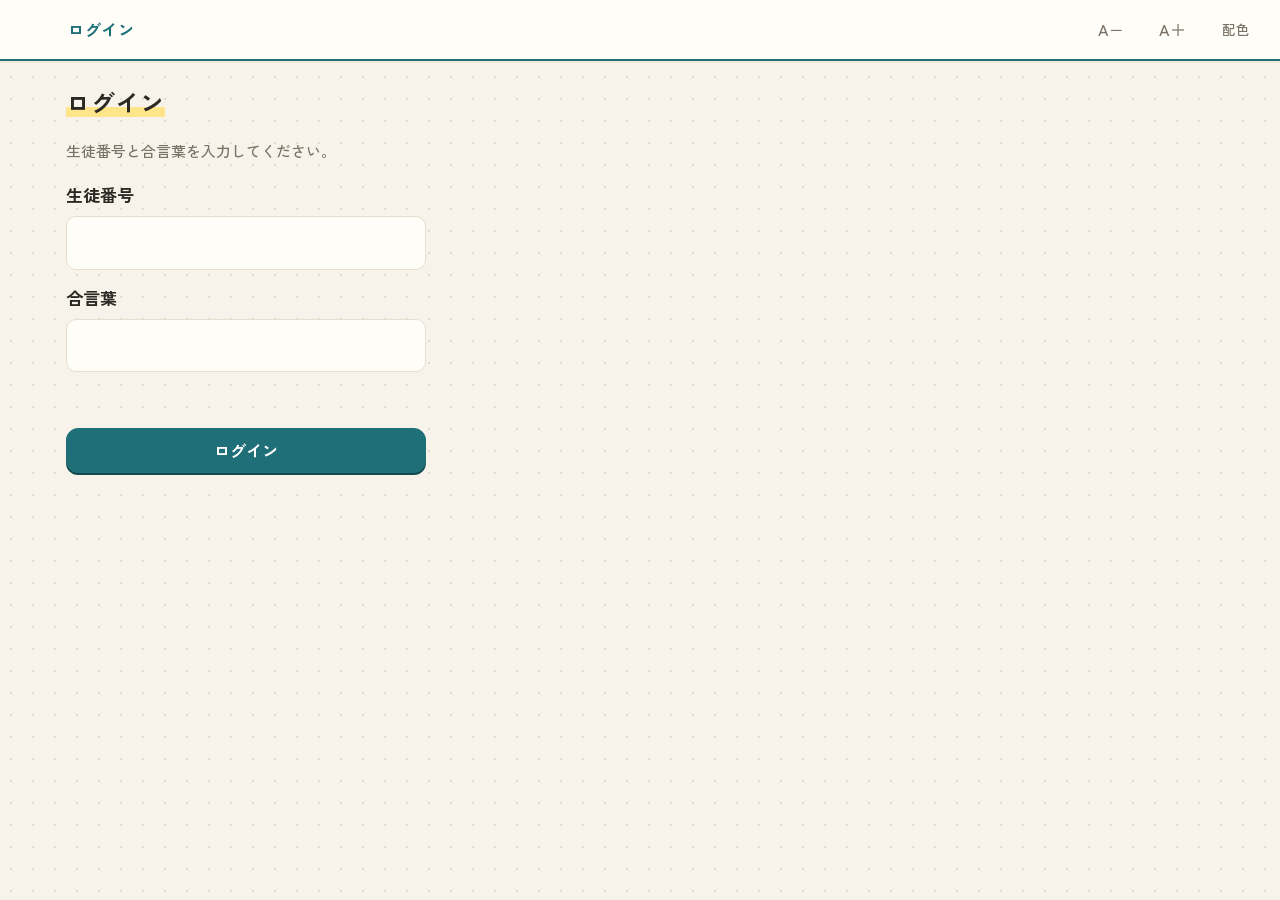
<file: index.html>
<!doctype html>
<html lang="ja">
<head>
<meta charset="utf-8">
<meta name="viewport" content="width=device-width,initial-scale=1">
<title>大阪府公立高校入試 英語</title>
<link rel="stylesheet" href="style.css">
</head>
<body>
<header class="top">
  <button class="ghost" id="backBtn" aria-label="戻る">←</button>
  <div class="title" id="topTitle">大阪府公立高校入試 英語</div>
  <button class="ghost" id="fontDown" aria-label="文字を小さく">A−</button>
  <button class="ghost" id="fontUp" aria-label="文字を大きく">A＋</button>
  <button class="ghost" id="themeBtn" aria-label="配色の切り替え" style="font-size:.8rem">配色</button>
</header>
<main id="app"></main>
<script src="config.js"></script>
<script src="sync.js"></script>
<script src="data/data.js"></script>
<script src="app.js"></script>
</body>
</html>
</file>
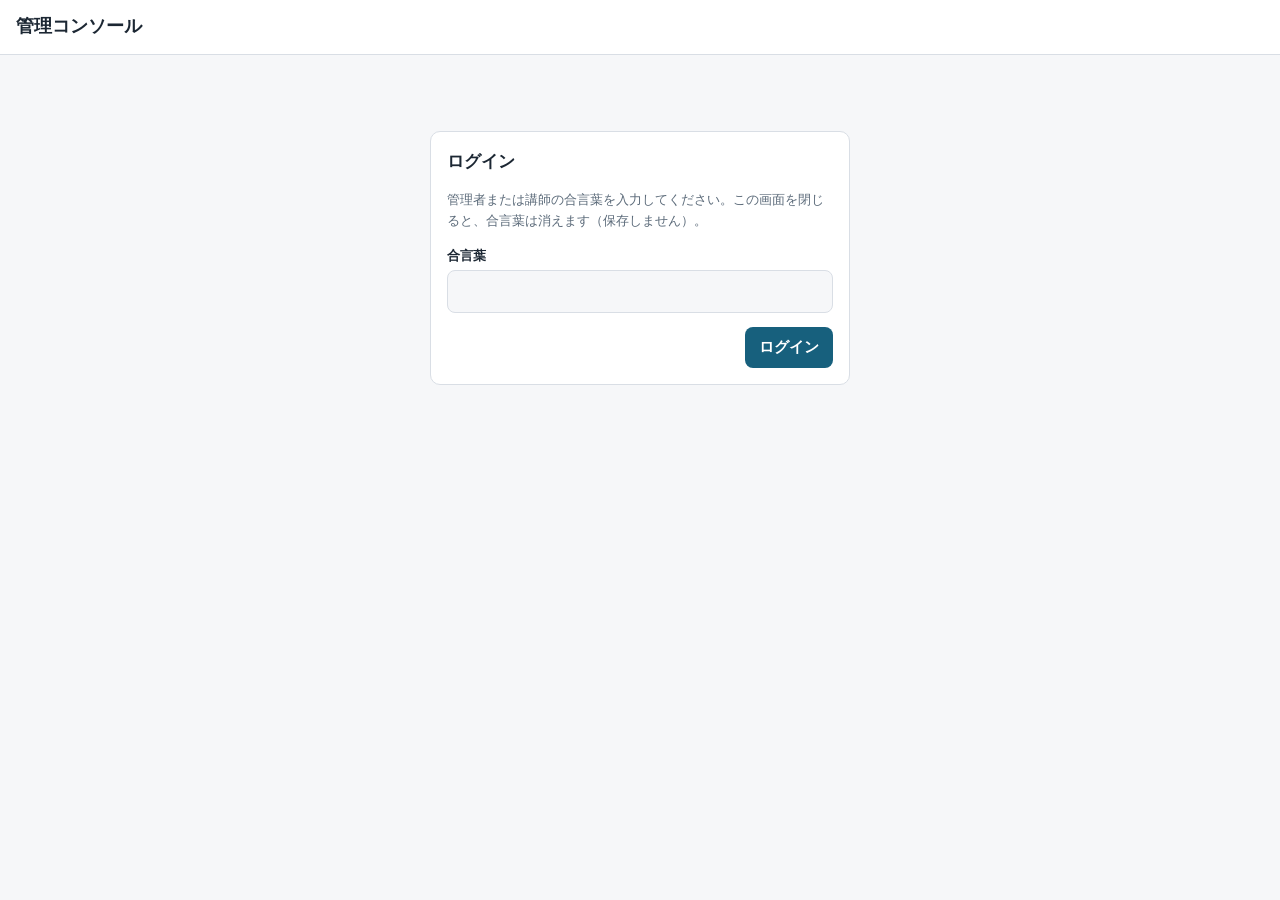
<file: admin.html>
<!doctype html>
<html lang="ja"><head><meta charset="utf-8"><meta name="viewport" content="width=device-width,initial-scale=1">
<meta name="robots" content="noindex">
<title>管理コンソール</title>
<style>
:root{--bg:#f6f7f9;--panel:#fff;--fg:#1c2733;--muted:#5c6b7a;--line:#d9dee5;--ac:#17607d;--acf:#fff;--ok:#2c7a57;--okb:#dcf1e6;--ng:#b0392e;--ngb:#f8dedb;--wn:#8a5a00;--wnb:#fbefd2}
@media (prefers-color-scheme:dark){:root{--bg:#12181f;--panel:#1b242e;--fg:#e6ebf0;--muted:#9aa8b6;--line:#2e3a47;--ac:#6cc0dd;--acf:#10212a;--ok:#6fcf9f;--okb:#1b3a2c;--ng:#f08a80;--ngb:#47201c;--wn:#e8c06a;--wnb:#3b3015}}
*{box-sizing:border-box}
body{margin:0;background:var(--bg);color:var(--fg);font:15px/1.65 "Hiragino Sans","Yu Gothic",sans-serif}
header{display:flex;align-items:center;gap:12px;flex-wrap:wrap;padding:12px 16px;background:var(--panel);border-bottom:1px solid var(--line)}
header h1{font-size:18px;margin:0;flex:1}
main{max-width:1080px;margin:0 auto;padding:16px 16px 80px}
.box{background:var(--panel);border:1px solid var(--line);border-radius:10px;padding:16px;margin-bottom:16px}
h2{font-size:17px;margin:0 0 10px}
.m{color:var(--muted);font-size:13px}
label{display:block;font-weight:700;font-size:13px;margin:12px 0 4px}
input,select,textarea{font:inherit;padding:8px 10px;border:1px solid var(--line);border-radius:8px;background:var(--bg);color:var(--fg);max-width:100%}
input[type=text],input[type=password],textarea{width:100%}
textarea{min-height:150px;font-family:ui-monospace,Consolas,monospace;font-size:13.5px}
button{font:inherit;font-weight:700;padding:8px 14px;border:0;border-radius:8px;background:var(--ac);color:var(--acf);cursor:pointer}
button.s{background:transparent;color:var(--fg);border:1px solid var(--line)}
button.d{background:var(--ng);color:#fff}
button.sm{padding:3px 9px;font-size:12.5px;font-weight:600}
button:disabled{opacity:.5;cursor:default}
nav{display:flex;gap:6px;flex-wrap:wrap;margin-bottom:14px}
nav button{background:transparent;color:var(--fg);border:1px solid var(--line)}
nav button.on{background:var(--ac);color:var(--acf);border-color:var(--ac)}
.bar{display:flex;gap:8px;flex-wrap:wrap;align-items:center;margin-bottom:10px}
.tw{overflow-x:auto}
table{width:100%;border-collapse:collapse;font-size:14px}
th,td{border-bottom:1px solid var(--line);padding:6px 8px;text-align:left;vertical-align:middle;white-space:nowrap}
th{font-size:12.5px;color:var(--muted)}
td.w{white-space:normal}
.tag{display:inline-block;padding:1px 8px;border-radius:99px;font-size:12px;font-weight:700}
.t-ok{background:var(--okb);color:var(--ok)}.t-ng{background:var(--ngb);color:var(--ng)}.t-wn{background:var(--wnb);color:var(--wn)}
.msg{margin:10px 0;padding:8px 12px;border-radius:8px;font-size:14px}
.msg.ok{background:var(--okb);color:var(--ok)}.msg.ng{background:var(--ngb);color:var(--ng)}
dialog{border:1px solid var(--line);border-radius:12px;background:var(--panel);color:var(--fg);max-width:440px;width:calc(100% - 32px);padding:20px}
dialog.wide{max-width:780px}
dialog::backdrop{background:rgba(0,0,0,.45)}
.big{font:700 30px/1.3 ui-monospace,Consolas,monospace;letter-spacing:.12em;text-align:center;padding:12px;margin:12px 0;background:var(--bg);border-radius:8px;word-break:break-all}
.row{display:flex;gap:8px;flex-wrap:wrap;justify-content:flex-end;margin-top:14px}
.hide{display:none!important}
#login{max-width:420px;margin:60px auto}
.bar2{display:flex;gap:8px;flex-wrap:wrap;align-items:end;margin-bottom:10px}.bar2 label{margin:0}
.rate{font-weight:700}.lo{color:var(--ng)}.mid{color:var(--wn)}.hi{color:var(--ok)}
@media print{header,nav,.noprint{display:none!important}}
</style></head><body>
<header><h1>管理コンソール</h1><span class="m" id="who"></span><button class="s sm hide" id="out">ログアウト</button></header>
<main>
<section id="login" class="box">
  <h2>ログイン</h2>
  <p class="m">管理者または講師の合言葉を入力してください。この画面を閉じると、合言葉は消えます（保存しません）。</p>
  <label for="sec">合言葉</label><input id="sec" type="password" autocomplete="off">
  <div class="row"><button id="go">ログイン</button></div>
  <div id="lmsg"></div>
</section>

<section id="app" class="hide">
  <div id="bkBanner" class="hide" style="background:var(--ngb);color:var(--ng);border:1px solid var(--ng);border-radius:10px;padding:10px 14px;margin-bottom:12px;font-weight:700"></div>
  <nav id="tabs"></nav>

  <div id="p-students" class="box">
    <h2>生徒</h2>
    <div class="bar">
      <select id="fc"></select><select id="fg"><option value="">全学年</option><option>中1</option><option>中2</option><option>中3</option><option>卒業</option></select>
      <select id="fs"><option value="">すべての状態</option><option value="active">有効</option><option value="inactive">無効</option><option value="locked">ロック中</option></select>
      <input id="fq" type="text" placeholder="番号・氏名で検索" style="width:200px">
      <button class="s sm" id="reload">更新</button><span class="m" id="cnt"></span>
    </div>
    <div id="smsg"></div>
    <div class="tw"><table><thead><tr><th>番号</th><th>氏名</th><th>校舎</th><th>学年</th><th>状態</th><th>最終ログイン</th><th>操作</th></tr></thead><tbody id="stb"></tbody></table></div>
  </div>

  <div id="p-add" class="box hide">
    <h2>生徒の一括登録</h2>
    <p class="m">1行に1人。「番号,氏名」または「番号,氏名,合言葉」の形です（区切りは , か タブ）。表計算ソフトからそのまま貼れます。合言葉を省くと、4桁の数字を自動で作ります。</p>
    <p class="m">番号は、校舎(1桁)＋学年番号(2桁)＋連番(3桁)の6桁です。今年度の学年番号は <b id="cohorts"></b> です。例：<code id="ex1"></code>（住道加納校・中1の1番）</p>
    <textarea id="addta" placeholder=""></textarea>
    <div class="row"><button class="s" id="prev">内容を確認</button></div>
    <div id="addprev"></div>
    <div id="addres"></div>
  </div>

  <div id="p-staff" class="box hide">
    <h2>講師用の合言葉</h2>
    <p class="m">校舎ごとに発行します。講師は、この画面にその合言葉でログインすると、自校舎の生徒だけを見られ、合言葉の再発行とロック解除ができます。発行した合言葉は、その場で一度しか表示されません。</p>
    <div class="bar"><select id="sc"></select><input id="sl" type="text" placeholder="メモ（例：山田先生）" style="width:220px"><button id="issue">発行する</button></div>
    <div id="stmsg"></div>
    <div class="tw"><table><thead><tr><th>ID</th><th>校舎</th><th>メモ</th><th>状態</th><th>発行日</th><th></th></tr></thead><tbody id="sttb"></tbody></table></div>
  </div>


  <div id="p-report" class="box hide">
    <h2>学習状況</h2>
    <p class="m">正答率は「設問ごとの最初の解答」だけで数えます（やり直して正解にした分は含みません）。苦手な文法は、3問以上解いて正答率が70%未満のものを、低い順に最大3つ出します。</p>
    <div class="bar"><select id="rc"></select><select id="rg"><option value="">全学年</option><option value="1">中1</option><option value="2">中2</option><option value="3">中3</option></select>
      <label style="margin:0;font-weight:400"><input type="checkbox" id="rinact"> 7日以上、学習していない</label>
      <input id="rq" type="text" placeholder="番号・氏名で検索" style="width:180px"><button class="s sm" id="rreload">更新</button><button class="s sm" id="rcamp">この条件の文法別まとめ</button><span class="m" id="rcnt"></span></div>
    <div id="rmsg"></div>
    <div class="tw"><table><thead><tr><th>番号</th><th>氏名</th><th>校舎</th><th>学年</th><th>最終の学習</th><th>7日の解答</th><th>解いた設問</th><th>正答率</th><th>苦手な文法</th><th></th></tr></thead><tbody id="rtb"></tbody></table></div>
  </div>

  <div id="p-lock" class="box hide">
    <h2>ロック</h2>
    <p class="m">指定した校舎・試験・大問を、期間のあいだ、学習アプリで開けなくし、解答を記録しません（サーバーの時刻で判定）。問題の中身を隠すものではありません。</p>
    <div id="lockform">
      <div class="bar2">
        <label>校舎<br><select id="lc"></select></label>
        <label>試験<br><select id="le"></select></label>
        <label>大問<br><select id="ls"></select></label>
        <label>開始<br><input type="datetime-local" id="lst"></label>
        <label>終了<br><input type="datetime-local" id="len"></label>
        <label>メモ<br><input type="text" id="lnote" maxlength="60" style="width:180px"></label>
        <button id="lsave">ロックする</button>
      </div>
    </div>
    <div id="lmsg2"></div>
    <div class="tw"><table><thead><tr><th>ID</th><th>対象</th><th>期間</th><th>状態</th><th>メモ</th><th></th></tr></thead><tbody id="lktb"></tbody></table></div>
  </div>

  <div id="p-cdata" class="box hide">
    <h2>授業用の問題データ</h2>
    <p class="m">授業モードで出せる問題を、サーバーに登録します。問題文・選択肢と、正答・別解・解説を、サーバーの中で別々に持ちます（正答は、正解を公開するまで生徒の端末に渡りません）。問題データを更新したときも、もう一度押してください。</p>
    <div class="bar"><button id="cimport">授業用の問題を登録・更新する</button><button class="s sm" id="cstats">登録数を確認</button></div>
    <div id="cmsg"></div>
  </div>

  <div id="p-log" class="box hide">
    <h2>操作ログ</h2>
    <div class="bar"><button class="s sm" id="logreload">更新</button><span class="m">新しい順に最大200件</span></div>
    <div class="tw"><table><thead><tr><th>日時</th><th>権限</th><th>校舎</th><th>操作</th><th>対象</th></tr></thead><tbody id="ltb"></tbody></table></div>
  </div>

  <div id="p-exp" class="box hide">
    <h2>書き出し（バックアップ）</h2>
    <p class="m">無料プランは自動バックアップがないため、月に1回（月末の週）の保存をおすすめします。CSVで保存します。合言葉やトークンは含まれません。</p>
    <div class="bar"><button id="expall">まとめて保存（すべてのCSV）</button><span class="m" id="bkLast"></span></div>
    <p class="m">「まとめて保存」を押すと、複数のCSVが続けてダウンロードされます。ブラウザに「複数のファイルのダウンロード」の確認が出たら、許可してください。保存した日は記録され、月末のお知らせが消えます。</p>
    <details><summary class="m">1つずつ保存する</summary><div class="bar" id="expbtns"></div></details>
    <div id="expmsg"></div>
  </div>
</section>
</main>

<dialog id="dlg"><div id="dbody"></div><div class="row" id="dbtn"></div></dialog>

<script src="data/data.js"></script>
<script>
/* 接続設定（公開用キーのみ。config.js と同じ値） */
window.OSAKA_CONFIG = { apiUrl: "https://dhzdygqopmnjbggfyxmd.supabase.co/functions/v1/clever-api", apiKey: "sb_publishable_knhDKrqz3P33aPT8curHsA_qTbVhyjU" };
</script>
<script>
const CFG=window.OSAKA_CONFIG||{};
const CAMPUS={1:"住道加納校",2:"鴻池駅前校",3:"鶴見徳庵校",4:"都島中通校",5:"寝屋川音羽校",6:"大東三箇校",7:"野崎駅前校",8:"阿倍野校"};
const ERR={forbidden:"この操作はできません（合言葉の違い、または一時的なロックの可能性があります）",not_found:"対象が見つかりません",bad_student:"番号か氏名の形式が正しくありません",bad_size:"件数が多すぎます（500人まで）",bad_campus:"校舎が正しくありません",save_failed:"保存に失敗しました",server_error:"サーバーでエラーが起きました",invalid_json:"送信内容が正しくありません",failed:"取得に失敗しました",bad_lock:"対象の指定が正しくありません",bad_question:"問題データの形が正しくありません",bad_period:"期間が正しくありません（終了は開始より後に）"};
const $=id=>document.getElementById(id);
let SEC="",ROLE="",MY_CAMPUS=null,STU=[];

function esc(s){return String(s??"").replace(/[&<>"']/g,c=>({"&":"&amp;","<":"&lt;",">":"&gt;",'"':"&quot;","'":"&#39;"}[c]))}
function msg(el,t,ok){el.innerHTML=t?`<div class="msg ${ok?"ok":"ng"}">${esc(t)}</div>`:""}
async function api(body){
  if(!CFG.apiUrl)throw new Error("config.js に apiUrl が設定されていません");
  let r;
  try{r=await fetch(CFG.apiUrl,{method:"POST",headers:{"Content-Type":"application/json",apikey:CFG.apiKey||"",Authorization:"Bearer "+(CFG.apiKey||"")},body:JSON.stringify({adminSecret:SEC,...body})})}
  catch(e){throw new Error("サーバーに接続できません。通信を確認してください")}
  let j=null;try{j=await r.json()}catch(e){}
  if(!j)throw new Error("サーバーの応答が正しくありません（HTTP "+r.status+"）");
  if(j.result!=="success"){const e=new Error(ERR[j.message]||j.message||"エラー");e.code=j.message;throw e}
  return j;
}
const dt=s=>s?new Date(s).toLocaleString("ja-JP",{month:"numeric",day:"numeric",hour:"2-digit",minute:"2-digit"}):"—";
const dtl=s=>s?new Date(s).toLocaleString("ja-JP"):"—";
function gradeOfNumber(n){const co=+String(n).slice(1,3),j=new Date(Date.now()+9*3600e3),fy=j.getUTCFullYear()-(j.getUTCMonth()+1<4?1:0),g=3-(co-(fy-2016));return g>3?"卒業":g<1?"未入学":"中"+g}

/* ---------- ダイアログ ---------- */
function dialog(html,buttons,wide){
  return new Promise(res=>{
    $("dlg").className=wide?"wide":"";
    $("dbody").innerHTML=html;const b=$("dbtn");b.innerHTML="";
    buttons.forEach(([label,val,cls])=>{const x=document.createElement("button");x.textContent=label;if(cls)x.className=cls;x.onclick=()=>{d.close();res(val)};b.append(x)});
    const d=$("dlg");d.oncancel=()=>res(null);d.showModal();
  });
}
const confirmBox=(t,danger)=>dialog(`<p>${esc(t)}</p>`,[["やめる",false,"s"],["実行する",true,danger?"d":""]]);
async function secretBox(title,note,value){
  $("dbody").innerHTML=`<h2>${esc(title)}</h2><div class="big" id="bigv">${esc(value)}</div><p class="m">${esc(note)}</p>`;
  const b=$("dbtn");b.innerHTML="";
  const c=document.createElement("button");c.className="s";c.textContent="コピー";c.onclick=async()=>{try{await navigator.clipboard.writeText(value);c.textContent="コピーしました"}catch(e){c.textContent="コピーできません"}};
  const o=document.createElement("button");o.textContent="閉じる";
  b.append(c,o);const d=$("dlg");
  return new Promise(r=>{o.onclick=()=>{d.close();r()};d.oncancel=()=>r();d.showModal()});
}

/* ---------- ログイン ---------- */
async function login(){
  SEC=$("sec").value.trim();msg($("lmsg"),"");
  if(SEC.length<16){msg($("lmsg"),"合言葉は16文字以上です");return}
  $("go").disabled=true;
  try{
    const r=await api({action:"students"});STU=r.students;
    try{await api({action:"staffSecrets"});ROLE="admin"}catch(e){if(e.code!=="forbidden")throw e;ROLE="teacher"}
    start();
  }catch(e){SEC="";msg($("lmsg"),e.code==="forbidden"?"合言葉が違うか、一時的にロックされています。しばらくしてからもう一度お試しください":e.message)}
  finally{$("go").disabled=false}
}
$("go").onclick=login;$("sec").onkeydown=e=>{if(e.key==="Enter")login()};
$("out").onclick=()=>{SEC="";ROLE="";STU=[];$("sec").value="";$("app").classList.add("hide");$("login").classList.remove("hide");$("out").classList.add("hide");$("who").textContent=""};

function start(){
  $("login").classList.add("hide");$("app").classList.remove("hide");$("out").classList.remove("hide");$("sec").value="";
  let tabs=[["students","生徒"],["report","学習状況"],["lock","ロック"]];
  if(ROLE==="admin")tabs.push(["add","一括登録"],["cdata","授業用データ"],["staff","講師用の合言葉"],["log","操作ログ"],["exp","書き出し"]);
  $("tabs").innerHTML="";
  tabs.forEach(([k,l])=>{const b=document.createElement("button");b.textContent=l;b.dataset.k=k;b.onclick=()=>tab(k);$("tabs").append(b)});
  const fc=$("fc");fc.innerHTML='<option value="">全校舎</option>'+Object.entries(CAMPUS).map(([i,n])=>`<option value="${i}">${n}</option>`).join("");
  const rc=$("rc");rc.innerHTML=fc.innerHTML;$("lc").innerHTML='<option value="">全校舎</option>'+Object.entries(CAMPUS).map(([i,n])=>`<option value="${i}">${n}</option>`).join("");
  $("sc").innerHTML=Object.entries(CAMPUS).map(([i,n])=>`<option value="${i}">${i} ${n}</option>`).join("");
  if(ROLE==="teacher"){const c=STU[0]?.campusId;MY_CAMPUS=c||null;if(c){fc.innerHTML=`<option value="${c}">${CAMPUS[c]}</option>`;fc.disabled=true;rc.innerHTML=fc.innerHTML;rc.disabled=true}$("lockform").classList.add("hide");$("who").textContent="講師"+(c?"（"+CAMPUS[c]+"）":"")}
  else $("who").textContent="管理者";
  tab("students");renderStudents();bkCheck();
}
function tab(k){
  ["students","report","lock","add","cdata","staff","log","exp"].forEach(x=>$("p-"+x).classList.toggle("hide",x!==k));
  [...$("tabs").children].forEach(b=>b.classList.toggle("on",b.dataset.k===k));
  if(k==="report")loadReport();if(k==="lock")loadLocks();if(k==="staff")loadStaff();if(k==="log")loadLog();if(k==="exp"){expUI();bkCheck()}if(k==="cdata")classStats();
}

/* ---------- 生徒一覧 ---------- */
async function loadStudents(){
  msg($("smsg"),"");$("reload").disabled=true;
  try{STU=(await api({action:"students"})).students;renderStudents()}catch(e){msg($("smsg"),e.message)}finally{$("reload").disabled=false}
}
function renderStudents(){
  const fc=$("fc").value,fg=$("fg").value,fs=$("fs").value,q=$("fq").value.trim().toLowerCase();
  const rows=STU.filter(s=>(!fc||String(s.campusId)===fc)&&(!fg||s.grade===fg)&&(!fs||(fs==="locked"?s.locked:s.status===fs))&&(!q||s.number.includes(q)||(s.name||"").toLowerCase().includes(q)));
  $("cnt").textContent=`${rows.length}人 / 全${STU.length}人`;
  const tb=$("stb");tb.innerHTML="";
  rows.slice(0,600).forEach(s=>{
    const tr=document.createElement("tr");
    const st=s.status==="active"?'<span class="tag t-ok">有効</span>':'<span class="tag t-ng">無効</span>';
    tr.innerHTML=`<td>${esc(s.number)}</td><td class="w">${esc(s.name)}</td><td>${esc(s.campusName||CAMPUS[s.campusId]||"")}</td><td>${esc(s.grade)}</td><td>${st}${s.locked?' <span class="tag t-wn">ロック中</span>':""}</td><td>${dt(s.lastLoginAt)}</td><td></td>`;
    const td=tr.lastChild;
    const add=(l,f,c)=>{const b=document.createElement("button");b.className="sm "+(c||"s");b.textContent=l;b.onclick=()=>f(s);td.append(b," ")};
    add("合言葉を再発行",reset);
    if(s.locked)add("ロック解除",unlock);
    if(ROLE==="admin"){add("氏名",rename);add(s.status==="active"?"無効にする":"有効にする",toggle);add("削除",remove,"d")}
    tb.append(tr);
  });
  if(rows.length>600){const tr=document.createElement("tr");tr.innerHTML=`<td colspan="7" class="m">先頭600人まで表示しています。絞り込んでください。</td>`;tb.append(tr)}
}
["fc","fg","fs"].forEach(i=>$(i).onchange=renderStudents);$("fq").oninput=renderStudents;$("reload").onclick=loadStudents;
async function act(s,body,done){
  msg($("smsg"),"");
  try{const r=await api(body);await loadStudents();if(done)await done(r);}catch(e){msg($("smsg"),e.message)}
}
async function reset(s){
  if(!await confirmBox(`${s.number} ${s.name} さんの合言葉を再発行します。今の合言葉とログイン中の端末は、すべて使えなくなります。`))return;
  try{const r=await api({action:"resetPasscode",number:s.number});await loadStudents();await secretBox("新しい合言葉（6桁）",`${s.number} ${s.name} さん。この画面を閉じると、もう表示できません。本人にだけ伝えてください。`,r.passcode)}catch(e){msg($("smsg"),e.message)}
}
const unlock=s=>act(s,{action:"unlockStudent",number:s.number});
async function rename(s){
  const v=await dialog(`<h2>氏名の変更</h2><p class="m">${esc(s.number)}</p><input id="nn" type="text" maxlength="40" value="${esc(s.name)}">`,[["やめる",null,"s"],["変更する","ok"]]);
  if(v!=="ok")return;const name=$("nn").value.trim();if(!name)return;
  act(s,{action:"updateStudent",number:s.number,name});
}
async function toggle(s){
  const to=s.status==="active"?"inactive":"active";
  if(to==="inactive"&&!await confirmBox(`${s.number} ${s.name} さんを無効にします。ログインできなくなり、ログイン中の端末もすべて外れます。学習記録は残ります。`))return;
  act(s,{action:"setStudentStatus",number:s.number,status:to});
}
async function remove(s){
  const v=await dialog(`<h2>削除</h2><p>${esc(s.number)} ${esc(s.name)} さんと、その学習記録をすべて削除します。<b>元に戻せません。</b>退塾の場合は「無効にする」をおすすめします。</p><p class="m">続けるには、番号 <b>${esc(s.number)}</b> を入力してください。</p><input id="dn" type="text" inputmode="numeric">`,[["やめる",null,"s"],["削除する","ok","d"]]);
  if(v!=="ok"||$("dn").value.trim()!==s.number)return;
  act(s,{action:"deleteStudent",number:s.number});
}

/* ---------- 一括登録 ---------- */
(function(){const j=new Date(Date.now()+9*3600e3),fy=j.getUTCFullYear()-(j.getUTCMonth()+1<4?1:0),c=g=>String(fy-2016+3-g).padStart(2,"0");
 $("cohorts").textContent=`中3＝${c(3)}、中2＝${c(2)}、中1＝${c(1)}（4月に+1）`;$("ex1").textContent=`1${c(1)}001,山田 太郎`;
 $("addta").placeholder=`1${c(1)}001,山田 太郎\n1${c(1)}002,佐藤 花子,4821`})();
let PARSED=[];
function rand4(){
  for(;;){const a=new Uint32Array(1);crypto.getRandomValues(a);const p=String(a[0]%10000).padStart(4,"0");
    if(/^(\d)\1{3}$/.test(p)||"0123456789012".includes(p)||"9876543210987".includes(p))continue;return p}
}
function parse(){
  const out=[],seen=new Set(),have=new Set(STU.map(s=>s.number));
  $("addta").value.split(/\r?\n/).forEach((ln,i)=>{
    if(!ln.trim())return;
    const c=ln.split(/[,\t]/).map(x=>x.trim());
    const number=(c[0]||"").replace(/[０-９]/g,d=>String.fromCharCode(d.charCodeAt(0)-65248)),name=c[1]||"",pass=(c[2]||"").replace(/[０-９]/g,d=>String.fromCharCode(d.charCodeAt(0)-65248));
    let e="";
    if(!/^[1-8][0-9]{5}$/.test(number))e="番号は6桁（先頭は校舎1〜8）";
    else if(!name)e="氏名がありません";
    else if(name.length>40)e="氏名が長すぎます";
    else if(pass&&!/^[0-9]{4,}$/.test(pass))e="合言葉は数字4桁以上";
    else if(seen.has(number))e="入力内で番号が重複";
    else if(have.has(number))e="すでに登録済み";
    seen.add(number);
    out.push({line:i+1,number,name,pass,gen:!pass,e});
  });
  return out;
}
$("prev").onclick=()=>{
  msg($("addres"),"");PARSED=parse();
  if(!PARSED.length){$("addprev").innerHTML='<div class="msg ng">入力がありません</div>';return}
  const ok=PARSED.filter(r=>!r.e),ng=PARSED.length-ok.length;
  let h=`<div class="msg ${ng?"ng":"ok"}">登録できるのは ${ok.length}人${ng?`、確認が必要な行が ${ng}件（その行は登録しません）`:""}</div><div class="tw"><table><thead><tr><th>行</th><th>番号</th><th>氏名</th><th>校舎</th><th>学年</th><th>合言葉</th><th></th></tr></thead><tbody>`;
  PARSED.forEach(r=>{const v=!r.e;h+=`<tr><td>${r.line}</td><td>${esc(r.number)}</td><td>${esc(r.name)}</td><td>${v?esc(CAMPUS[+r.number[0]]):""}</td><td>${v?esc(gradeOfNumber(r.number)):""}</td><td>${v?(r.gen?'<span class="m">自動で作成</span>':"指定あり"):""}</td><td>${r.e?`<span class="tag t-ng">${esc(r.e)}</span>`:""}</td></tr>`});
  h+=`</tbody></table></div><div class="row"><button id="doadd" ${ok.length?"":"disabled"}>${ok.length}人を登録する</button></div>`;
  $("addprev").innerHTML=h;
  $("doadd").onclick=doAdd;
};
async function doAdd(){
  const ok=PARSED.filter(r=>!r.e);if(!ok.length)return;
  $("doadd").disabled=true;
  const list=ok.map(r=>({number:r.number,name:r.name,passcode:r.pass||rand4()}));
  const pw=Object.fromEntries(list.map(r=>[r.number,r.passcode]));
  const added=[],skipped=[],invalid=[];
  try{
    for(let i=0;i<list.length;i+=200){const r=await api({action:"addStudents",students:list.slice(i,i+200)});added.push(...r.added);skipped.push(...r.skipped);invalid.push(...r.invalid)}
  }catch(e){msg($("addres"),(added.length?`途中まで登録しました（${added.length}人）。`:"")+e.message);if(!added.length){$("doadd").disabled=false;return}}
  const nm=Object.fromEntries(ok.map(r=>[r.number,r.name]));
  const csv=["番号,氏名,校舎,学年,合言葉",...added.map(n=>[n,nm[n],CAMPUS[+n[0]],gradeOfNumber(n),pw[n]].map(cell).join(","))].join("\r\n");
  $("addprev").innerHTML="";
  $("addres").innerHTML=`<div class="msg ok">${added.length}人を登録しました${skipped.length?`／登録済みのため除外 ${skipped.length}件`:""}${invalid.length?`／形式不正 ${invalid.length}件`:""}</div>
  <p class="m"><b>合言葉は、この画面でしか見られません。</b>下の表を印刷するか、CSVを保存してください（保存したCSVの扱いにはご注意ください）。</p>
  <div class="bar noprint"><button id="dlcsv">CSVを保存</button><button class="s" id="prn">印刷</button></div>
  <div class="tw"><table><thead><tr><th>番号</th><th>氏名</th><th>校舎</th><th>学年</th><th>合言葉</th></tr></thead><tbody>${added.map(n=>`<tr><td>${esc(n)}</td><td>${esc(nm[n])}</td><td>${esc(CAMPUS[+n[0]])}</td><td>${esc(gradeOfNumber(n))}</td><td><b>${esc(pw[n])}</b></td></tr>`).join("")}</tbody></table></div>`;
  $("dlcsv").onclick=()=>download("生徒登録_"+stamp()+".csv",csv);$("prn").onclick=()=>print();
  $("addta").value="";PARSED=[];
  loadStudents();
}


/* ---------- 学習状況・ロック(段階3) ---------- */
const META={"g":{"G-Q-BE":"be動詞の疑問文","G-Q-DO":"一般動詞の疑問文（do/does/did）","G-Q-WH":"疑問詞で始まる疑問文","G-Q-HOW-ADJ":"How many/much/long/often など","G-NEG":"否定文","G-IMPERATIVE":"命令文","G-LETS":"Let's ～","G-EXCLAM":"感嘆文（What/How ～!）","G-TAG-Q":"付加疑問","G-INDIRECT-Q":"間接疑問文","G-THERE-BE":"There is/are ～","G-SVC":"主語・動詞・補語の文（be/look/become/feel＋補語）","G-SVOO":"主語・動詞・目的語2つの文（give/show/tell 人 物）","G-SVOC":"主語・動詞・目的語・補語の文（make/call/name 目的語 補語）","G-LET-DO":"let/make/help＋O＋原形","G-WANT-TO":"want/ask/tell＋O＋to不定詞","G-PRESENT":"現在形（習慣・事実）","G-3SG":"三人称単数現在","G-PRES-PROG":"現在進行形","G-VERB-PAST":"過去形","G-PAST-PROG":"過去進行形","G-WILL":"will（未来・意志）","G-BE-GOING-TO":"be going to（予定）","G-PERF-EXP":"現在完了（経験）","G-PERF-CONT":"現在完了（継続）","G-PERF-COMP":"現在完了（完了・結果）","G-PERF-PROG":"現在完了進行形","G-AUX-CAN":"can","G-AUX-COULD":"could","G-AUX-MAY":"may","G-AUX-MUST":"must","G-AUX-SHOULD":"should","G-HAVE-TO":"have to","G-AUX-SHALL":"Shall I/we ～?","G-AUX-WOULD":"would / Would you like ～?","G-REQUEST":"Can/Will/Could you ～?（依頼）","G-INF-NOUN":"不定詞（名詞的用法）","G-INF-ADJ":"不定詞（形容詞的用法）","G-INF-ADV-PURPOSE":"不定詞（副詞的・目的）","G-INF-ADV-CAUSE":"不定詞（副詞的・感情の原因）","G-IT-TO":"It is ～ (for 人) to …","G-HOW-TO":"疑問詞＋to不定詞","G-TOO-TO":"too ～ to … / enough to","G-GER-OBJ":"動名詞（目的語）","G-GER-SUBJ":"動名詞（主語）","G-PREP-GER":"前置詞＋動名詞","G-GER-COMP":"動名詞（補語）","G-PART-PRES-POST":"現在分詞の後置修飾","G-PART-PAST-POST":"過去分詞の後置修飾","G-PART-PRE":"分詞の前置修飾","G-REL-WHO":"関係代名詞 who（主格）","G-REL-SUBJ":"関係代名詞 which/that（主格）","G-REL-OBJ":"関係代名詞 which/that（目的格）","G-REL-OMIT":"目的格関係代名詞の省略（接触節）","G-REL-WHAT":"関係代名詞 what","G-REL-ADV":"関係副詞 where/when など","G-PASSIVE":"受動態","G-PASSIVE-BY":"受動態＋by","G-PASSIVE-AUX":"助動詞＋受動態","G-SUBJ-WISH":"仮定法 I wish ～","G-SUBJ-IF":"仮定法 If ～ were/過去形","G-COMP-ER":"比較級","G-COMP-EST":"最上級","G-COMP-AS":"as ～ as","G-COMP-MORE":"more/most ～","G-COMP-IDIOM":"比較の慣用表現（～ times as, one of the -est など）","G-CONJ-AND-BUT-OR":"and/but/or","G-CONJ-SO":"so（だから）","G-CONJ-THAT":"接続詞 that（名詞節）","G-CONJ-THAT-OMIT":"接続詞 that の省略","G-CONJ-WHEN":"when","G-CONJ-IF":"if（条件）","G-CONJ-BECAUSE":"because","G-CONJ-TIME":"before/after/until/while/since/as soon as","G-CONJ-THOUGH":"though/although","G-SO-THAT":"so ～ that …","G-EMOTION-THAT":"感情の形容詞＋that節","G-CORRELATIVE":"both A and B / not only A but also B / either A or B","G-ONE-OF":"one of＋複数名詞","G-PRONOUN-INDEF":"不定代名詞（some/any/other/another/each など）","G-PRONOUN-CASE":"人称代名詞の格（I/my/me, we/our/us など）","G-PRONOUN-POSS":"所有代名詞（mine/yours/his/hers など）","G-SOMETHING-ADJ":"something＋形容詞","G-IT-FORMAL":"it（天候・時間・状況）","G-QUANT":"数量表現（many/much/a few/a little/a lot of）","G-PREP":"前置詞句（時・場所・手段）","G-ADV-FREQ":"頻度の副詞","G-PHRASE":"熟語・慣用表現","G-DISCOURSE":"談話標識（First, However, For example など）","G-CONV":"会話表現（Sounds good. / I see. など）"},"ex":{"2021-A":{"label":"2021年度 A問題","dai":[["2021-A-01","大問1 和文に合う語の選択"],["2021-A-02","大問2 ヒゲペンギンの名前"],["2021-A-03","大問3 モンゴルのデールと着物の布"]]},"2021-B":{"label":"2021年度 B問題","dai":[["2021-B-01","大問1 デールと着物の布"],["2021-B-02","大問2 和ろうそくとブドウハゼの原木"],["2021-B-03","大問3 テニスの試合に向けた練習の相談"]]},"2021-C":{"label":"2021年度 C問題","dai":[["2021-C-01","大問1 語句の並べかえ（4択）"],["2021-C-02","大問2 食品選びで重視する要素（表の読み取り）"],["2021-C-03","大問3 日本の時計の歴史と時の記念日"],["2021-C-04","大問4 ブドウハゼの原木を探した高校生"],["2021-C-05","大問5 アサガオが朝に咲く理由"],["2021-C-06","大問6 土星の衛星タイタンとドローン"],["2021-C-07","大問7 リーダーに最も求める資質"]]},"2022-A":{"label":"2022年度 A問題","dai":[["2022-A-01","大問1 和文に合う語の選択"],["2022-A-02","大問2 自動販売機の歴史と役割"],["2022-A-03","大問3 琵琶湖とグランドキャニオン"]]},"2022-B":{"label":"2022年度 B問題","dai":[["2022-B-01","大問1 訪れることと学ぶこと（琵琶湖とグランドキャニオン）"],["2022-B-02","大問2 ホタテガイの動きと二枚貝の筋肉"],["2022-B-03","大問3 夏の旅行の行き先（海か山か）"]]},"2022-C":{"label":"2022年度 C問題","dai":[["2022-C-01","大問1 語句整序の選択"],["2022-C-02","大問2 高校生の社会参加に関する国際調査"],["2022-C-03","大問3 スペースデブリ（宇宙ゴミ）"],["2022-C-04","大問4 ホタテガイと二枚貝の筋肉"],["2022-C-05","大問5 変形菌（粘菌）と迷路の実験"],["2022-C-06","大問6 困難を乗り越える助けになるもの"]]},"2023-A":{"label":"2023年度 A問題","dai":[["2023-A-01","大問1 和文に合う語の選択"],["2023-A-02","大問2 和紙と和紙で作られた服"],["2023-A-03","大問3 納豆とインドネシアのテンペ"]]},"2023-B":{"label":"2023年度 B問題","dai":[["2023-B-01","大問1 テンペと納豆（世界の発酵大豆食品）"],["2023-B-02","大問2 金継ぎ（kintsugi）"]]},"2023-C":{"label":"2023年度 C問題","dai":[["2023-C-01","大問1 語句整序の選択"],["2023-C-02","大問2 歩きスマホについての調査"],["2023-C-03","大問3 スマート農業"],["2023-C-04","大問4 金継ぎ"],["2023-C-05","大問5 ナッジ理論"],["2023-C-06","大問6 読書は生活にどう役立つか"]]},"2024-A":{"label":"2024年度 A問題","dai":[["2024-A-01","大問1 和文に合う語の選択"],["2024-A-02","大問2 マンホールのふたのデザイン"],["2024-A-03","大問3 オランダの自転車事情"]]},"2024-B":{"label":"2024年度 B問題","dai":[["2024-B-01","大問1 オランダの自転車事情と道路標識"],["2024-B-02","大問2 本多静六と鉄道防雪林"]]},"2024-C":{"label":"2024年度 C問題","dai":[["2024-C-01","大問1 語句の並べ替え（単文）"],["2024-C-02","大問2 メディア利用に関する調査と表"],["2024-C-03","大問3 本多静六と鉄道を守る林"],["2024-C-04","大問4 折り紙の折り方と宇宙開発"],["2024-C-05","大問5 恐竜の復元像の今と昔"],["2024-C-06","大問6 目標を達成するために大切なこと"]]},"2025-A":{"label":"2025年度 A問題","dai":[["2025-A-01","大問1 和文に合う語の選択"],["2025-A-02","大問2 あやとりと世界のひも遊び"],["2025-A-03","大問3 雪の結晶とウィルソン・ベントレー"]]},"2025-B":{"label":"2025年度 B問題","dai":[["2025-B-01","大問1 雪の結晶とウィルソン・ベントレー"],["2025-B-02","大問2 上総掘りと世界の水問題"]]},"2025-C":{"label":"2025年度 C問題","dai":[["2025-C-01","大問1 語句の並べ替え（単文）"],["2025-C-02","大問2 技術の変化に対する高校生の意識調査"],["2025-C-03","大問3 コルク材の特徴と環境への役割"],["2025-C-04","大問4 上総掘りと世界の井戸"],["2025-C-05","大問5 アイジンガーのプラネタリウム"],["2025-C-06","大問6 大切なことを学んだ経験と自分の変化"]]}}};
const GN=META.g,EXM=META.ex;
const QT={blank_choice:"空所補充(選択)",conditioned_writing:"条件英作文",content_match:"内容一致",free_writing:"自由英作文",graph_choice:"グラフ選択",insert_position:"文の挿入位置",ja_to_en_fill:"和文英訳(空所)",meaning_choice:"語句の意味",other_choice:"その他の選択",passage_order:"段落の整序",phrase_order_choice:"語句の整序(選択)",qa_write:"英問英答(記述)",reference_extract:"指示語・抜き出し",reorder_write:"並べかえ(記述)",word_choice_ja:"日本語に合う語の選択","-":"不明"};
const gname=c=>GN[c]||c;
const pctf=(ok,n)=>n?Math.round(ok*100/n):null;
const rateHTML=(ok,n)=>{const p=pctf(ok,n);return p==null?'<span class="m">—</span>':`<span class="rate ${p<60?"lo":p<80?"mid":"hi"}">${p}%</span>`};
const cohortOf=g=>{const j=new Date(Date.now()+9*3600e3),fy=j.getUTCFullYear()-(j.getUTCMonth()+1<4?1:0);return fy-2016+3-g};
let RPT=[];
async function loadReport(){
  msg($("rmsg"),"");$("rreload").disabled=true;
  try{RPT=(await api({action:"reportStudents"})).students;renderReport()}catch(e){msg($("rmsg"),e.message)}finally{$("rreload").disabled=false}
}
function renderReport(){
  const fc=$("rc").value,fg=$("rg").value,q=$("rq").value.trim().toLowerCase(),inact=$("rinact").checked,now=Date.now();
  const rows=RPT.filter(s=>s.status==="active"&&(!fc||String(s.campusId)===fc)&&(!fg||s.cohort===cohortOf(+fg))&&(!q||s.number.includes(q)||(s.name||"").toLowerCase().includes(q))&&(!inact||!s.lastAt||now-new Date(s.lastAt).getTime()>=7*864e5));
  $("rcnt").textContent=`${rows.length}人`;
  const tb=$("rtb");tb.innerHTML="";
  rows.forEach(s=>{
    const tr=document.createElement("tr");
    tr.innerHTML=`<td>${esc(s.number)}</td><td class="w">${esc(s.name)}</td><td>${esc(CAMPUS[s.campusId]||"")}</td><td>${esc(gradeOfNumber(s.number))}</td><td>${s.lastAt?dt(s.lastAt):'<span class="m">なし</span>'}</td><td>${s.n7}</td><td>${s.firstN}</td><td>${rateHTML(s.firstOk,s.firstN)}</td><td class="w">${s.weak.length?s.weak.map(w=>`${esc(gname(w.code))}（${pctf(w.ok,w.n)}%・${w.n}問）`).join("<br>"):'<span class="m">—</span>'}</td><td></td>`;
    const b=document.createElement("button");b.className="s sm";b.textContent="詳細";b.onclick=()=>detail(s);tr.lastChild.append(b);
    tb.append(tr);
  });
  if(!rows.length)tb.innerHTML='<tr><td colspan="10" class="m">該当する生徒がいません</td></tr>';
}
["rc","rg","rinact"].forEach(i=>$(i).onchange=renderReport);$("rq").oninput=renderReport;$("rreload").onclick=loadReport;
const grid=(rows,head)=>`<div class="tw"><table><thead><tr>${head.map(h=>`<th>${h}</th>`).join("")}</tr></thead><tbody>${rows.join("")}</tbody></table></div>`;
async function detail(s){
  let r;try{r=(await api({action:"reportStudent",number:s.number})).report}catch(e){msg($("rmsg"),e.message);return}
  const ex=id=>EXM[id]?EXM[id].label:id;
  const h=`<h2>${esc(s.number)} ${esc(s.name)}</h2><p class="m">${esc(CAMPUS[s.campusId]||"")}・${esc(gradeOfNumber(s.number))}</p>
  <h3 style="font-size:15px">文法項目ごと（正答率の低い順）</h3>${r.byGrammar.length?grid(r.byGrammar.map(g=>`<tr><td class="w">${esc(gname(g.code))}</td><td>${g.ok}/${g.n}</td><td>${rateHTML(g.ok,g.n)}</td></tr>`),["文法","正答/設問","正答率"]):'<p class="m">まだ記録がありません</p>'}
  <h3 style="font-size:15px">設問の種類ごと</h3>${r.byQtype.length?grid(r.byQtype.map(g=>`<tr><td class="w">${esc(QT[g.qtype]||g.qtype)}</td><td>${g.ok}/${g.n}</td><td>${rateHTML(g.ok,g.n)}</td></tr>`),["種類","正答/設問","正答率"]):""}
  <h3 style="font-size:15px">最近の解答（新しい順・50件まで）</h3>${r.recent.length?grid(r.recent.map(a=>`<tr><td>${dt(a.answered_at)}</td><td>${esc(ex(a.exam_id))}</td><td>${esc(String(a.question_id).replace(a.section_id+"-",""))}</td><td>${a.first_correct===true?"○":a.first_correct===false?"×":"—"}</td><td>${a.elapsed_ms!=null?Math.round(a.elapsed_ms/1000)+"秒":""}</td><td>${a.hints_used?"ヒント"+a.hints_used:""}${a.revealed?" 答えを見た":""}</td></tr>`),["日時","試験","設問","最初","時間","補足"]):""}`;
  await dialog(h,[["閉じる",true]],true);
}
$("rcamp").onclick=async()=>{
  const fc=$("rc").value,fg=$("rg").value;
  try{
    const r=(await api({action:"reportCampus",campusId:fc?+fc:null,cohort:fg?cohortOf(+fg):null})).report.byGrammar;
    const title=`${fc?CAMPUS[fc]:"全校舎"}・${fg?"中"+fg:"全学年"}`;
    await dialog(`<h2>文法項目ごとのまとめ</h2><p class="m">${esc(title)}。設問ごとの最初の解答で数えています。解答数が少ない項目は、参考程度に見てください。</p>${r.length?grid(r.map(g=>`<tr><td class="w">${esc(gname(g.code))}</td><td>${rateHTML(g.ok,g.n)}</td><td>${g.ok}/${g.n}</td><td>${g.students}人</td></tr>`),["文法","正答率","正答/解答数","人数"]):'<p class="m">まだ記録がありません</p>'}`,[["閉じる",true]],true);
  }catch(e){msg($("rmsg"),e.message)}
};

/* ---- ロック ---- */
function fillLockForm(){
  const le=$("le");if(le.options.length)return;
  le.innerHTML='<option value="">全試験</option>'+Object.entries(EXM).map(([id,e])=>`<option value="${id}">${e.label}</option>`).join("");
  const sync=()=>{const e=EXM[le.value];$("ls").innerHTML='<option value="">試験の全体</option>'+(e?e.dai.map(([id,t])=>`<option value="${id}">${esc(t)}</option>`).join(""):"");$("ls").disabled=!e};
  le.onchange=sync;sync();
  const loc=d=>{const z=new Date(d.getTime()-d.getTimezoneOffset()*6e4);return z.toISOString().slice(0,16)};
  $("lst").value=loc(new Date());$("len").value=loc(new Date(Date.now()+7*864e5));
}
function lockState(l){const n=Date.now(),s=new Date(l.starts_at).getTime(),e=new Date(l.ends_at).getTime();
  return !l.active?['解除済み','t-wn']:e<=n?['終了','t-wn']:s>n?['予定','t-ok']:['実施中','t-ng']}
async function loadLocks(){
  fillLockForm();msg($("lmsg2"),"");
  try{
    const r=await api({action:"locks"});const tb=$("lktb");tb.innerHTML="";
    r.locks.forEach(l=>{
      const [st,cl]=lockState(l);
      const target=[l.campus_id?CAMPUS[l.campus_id]:"全校舎",l.exam_id?(EXM[l.exam_id]?EXM[l.exam_id].label:l.exam_id):"全試験",l.section_id?((EXM[l.exam_id]&&EXM[l.exam_id].dai.find(d=>d[0]===l.section_id)||[,l.section_id])[1]):"試験全体"].join(" ／ ");
      const tr=document.createElement("tr");
      tr.innerHTML=`<td>${l.id}</td><td class="w">${esc(target)}</td><td>${dtl(l.starts_at)}<br>〜 ${dtl(l.ends_at)}</td><td><span class="tag ${cl}">${st}</span></td><td class="w">${esc(l.note)}</td><td></td>`;
      if(ROLE==="admin"){
        const td=tr.lastChild,mk=(t,f,c)=>{const b=document.createElement("button");b.className="sm "+(c||"s");b.textContent=t;b.onclick=f;td.append(b," ")};
        if(l.active&&new Date(l.ends_at)>new Date())mk("解除する",()=>setLock(l,false));
        else if(!l.active&&new Date(l.ends_at)>new Date())mk("再開する",()=>setLock(l,true));
        mk("削除",async()=>{if(!await confirmBox(`ロック #${l.id} を削除します。`,true))return;try{await api({action:"deleteLock",id:l.id});loadLocks()}catch(e){msg($("lmsg2"),e.message)}},"d");
      }
      tb.append(tr);
    });
    if(!r.locks.length)tb.innerHTML='<tr><td colspan="6" class="m">ロックはありません</td></tr>';
  }catch(e){msg($("lmsg2"),e.message)}
}
async function setLock(l,active){try{await api({action:"setLockActive",id:l.id,active});loadLocks()}catch(e){msg($("lmsg2"),e.message)}}
$("lsave").onclick=async()=>{
  const st=$("lst").value,en=$("len").value;
  if(!en){msg($("lmsg2"),"終了の日時を入れてください");return}
  const s=st?new Date(st):new Date(),e=new Date(en);
  if(!(e>s)){msg($("lmsg2"),"終了は、開始より後にしてください");return}
  const scope=`${$("lc").value?CAMPUS[$("lc").value]:"全校舎"}・${$("le").value?EXM[$("le").value].label:"全試験"}${$("ls").value?"・"+$("ls").selectedOptions[0].textContent:""}`;
  if(!await confirmBox(`${scope}を、${s.toLocaleString("ja-JP")} から ${e.toLocaleString("ja-JP")} までロックします。`))return;
  try{await api({action:"saveLock",campusId:$("lc").value||null,examId:$("le").value||null,sectionId:$("ls").value||null,startsAt:s.toISOString(),endsAt:e.toISOString(),note:$("lnote").value.trim()});
    $("lnote").value="";msg($("lmsg2"),"ロックを設定しました",true);loadLocks()}catch(e){msg($("lmsg2"),e.message)}
};


/* ---------- 授業用の問題データ(段階4) ---------- */
const CTEXT=new Set(["ja_to_en_fill","qa_write","reference_extract"]);
const CESSAY=new Set(["conditioned_writing","free_writing"]);
function seedShuffle(arr,seed){ // 同じ問題は、いつも同じ並びになる
  let h=2166136261;for(const c of seed){h^=c.charCodeAt(0);h=Math.imul(h,16777619)>>>0}
  const rnd=()=>{h=(Math.imul(h,1664525)+1013904223)>>>0;return h/4294967296};
  const a=arr.slice();for(let i=a.length-1;i>0;i--){const j=Math.floor(rnd()*(i+1));[a[i],a[j]]=[a[j],a[i]]}return a;
}
function orderTiles(q){
  const ans=q.correct_text.trim().split(/\s+/);
  const g=q.words_given;
  const same=g&&g.length===ans.length&&[...g].map(x=>x.toLowerCase()).sort().join("|")===[...ans].map(x=>x.toLowerCase()).sort().join("|");
  const base=same?g.slice():ans.slice();
  let t=seedShuffle(base,q.id),k=0;
  while(t.join(" ")===ans.join(" ")&&k++<5)t=seedShuffle(t,q.id+k);
  return t;
}
function classQuestions(){
  const D=window.OSAKA_DATA;if(!D)return null;const out=[];
  for(const e of Object.values(D.exams))for(const q of e.questions){
    let kind=null;
    if(q.answer==="choice"&&q.choices&&q.choices.length&&q.correct&&q.correct.length)kind="choice";
    else if(q.answer==="write"&&q.qtype==="reorder_write"&&q.correct_text&&q.correct_text.trim().split(/\s+/).length>=2&&q.correct_text.trim().split(/\s+/).length<=12)kind="order";
    else if(q.answer==="write"&&CTEXT.has(q.qtype)&&q.correct_text)kind="text";
    else if(q.answer==="write"&&CESSAY.has(q.qtype))kind="essay";
    if(!kind)continue;
    const pub={format:q.format,stem_ja:q.stem_ja,stem_en:q.stem_en,frame:q.frame,items:(q.items||[]).map(i=>({label:i.label,text:i.text})),words:q.words||q.words_approx,choices:q.choices||[]};
    if(kind==="order")pub.tiles=orderTiles(q);
    if(kind==="essay")pub.conditions=q.conditions||[];
    const key=kind==="essay"?{models:q.models||[],example:q.example||"",explanation:q.explanation||""}
      :{correct:q.correct||[],correct_text:q.correct_text,variants:q.variants||[],explanation:q.explanation||""};
    out.push({question_id:q.id,kind,exam_id:e.id,section_id:q.dai,qtype:q.qtype,grammar_codes:q.grammar_codes||[],points:q.points,pub,key});
  }
  return out;
}
async function classStats(){
  try{const r=await api({action:"classStats"});msg($("cmsg"),`登録済み：選択 ${r.choice}問、記述 ${r.text}問、並べかえ ${r.order||0}問、英作文 ${r.essay||0}問`,true)}catch(e){msg($("cmsg"),e.message+"（段階4のSQLと窓口の反映が済んでいるか確認してください）")}
}
$("cstats").onclick=classStats;
$("cimport").onclick=async()=>{
  const list=classQuestions();
  if(!list){msg($("cmsg"),"問題データ(data/data.js)が読み込めません。admin.html を、zipの中の位置のまま（data フォルダと同じ場所で）開いてください。");return}
  if(!await confirmBox(`授業用の問題 ${list.length}問（選択 ${list.filter(q=>q.kind==="choice").length}・記述 ${list.filter(q=>q.kind==="text").length}・並べかえ ${list.filter(q=>q.kind==="order").length}・英作文 ${list.filter(q=>q.kind==="essay").length}）を登録・更新します。`))return;
  $("cimport").disabled=true;
  try{
    let n=0;
    for(let i=0;i<list.length;i+=50){const r=await api({action:"importClassQuestions",questions:list.slice(i,i+50)});n+=r.saved;msg($("cmsg"),`${n}/${list.length}問を登録しています…`,true)}
    msg($("cmsg"),`${n}問を登録しました`,true);
  }catch(e){msg($("cmsg"),e.message)}finally{$("cimport").disabled=false}
};

/* ---------- 講師用の合言葉 ---------- */
async function loadStaff(){
  msg($("stmsg"),"");
  try{
    const r=await api({action:"staffSecrets"});const tb=$("sttb");tb.innerHTML="";
    r.secrets.forEach(s=>{
      const tr=document.createElement("tr");
      tr.innerHTML=`<td>${s.id}</td><td>${esc(CAMPUS[s.campus_id]||s.campus_id)}</td><td class="w">${esc(s.label)}</td><td>${s.active?'<span class="tag t-ok">有効</span>':'<span class="tag t-ng">取り消し済み</span>'}</td><td>${dtl(s.created_at)}</td><td></td>`;
      if(s.active){const b=document.createElement("button");b.className="sm d";b.textContent="取り消す";b.onclick=async()=>{if(!await confirmBox(`校舎「${CAMPUS[s.campus_id]}」の講師用合言葉（ID ${s.id}）を取り消します。この合言葉ではログインできなくなります。`,true))return;try{await api({action:"revokeStaffSecret",id:s.id});loadStaff()}catch(e){msg($("stmsg"),e.message)}};tr.lastChild.append(b)}
      tb.append(tr);
    });
    if(!r.secrets.length)tb.innerHTML='<tr><td colspan="6" class="m">まだ発行していません</td></tr>';
  }catch(e){msg($("stmsg"),e.message)}
}
$("issue").onclick=async()=>{
  const c=+$("sc").value;
  try{const r=await api({action:"issueStaffSecret",campusId:c,label:$("sl").value.trim()});$("sl").value="";loadStaff();await secretBox(`${CAMPUS[c]}の講師用合言葉`,"この画面を閉じると、もう表示できません。担当の講師にだけ伝えてください。",r.secret)}catch(e){msg($("stmsg"),e.message)}
};

/* ---------- 操作ログ ---------- */
const ACT={addStudents:"生徒を登録",updateStudent:"氏名を変更",resetPasscode:"合言葉を再発行",unlockStudent:"ロック解除",deleteStudent:"生徒を削除",issueStaffSecret:"講師合言葉を発行",revokeStaffSecret:"講師合言葉を取り消し","setStudentStatus:active":"有効にした","setStudentStatus:inactive":"無効にした"};
async function loadLog(){
  try{
    const r=await api({action:"auditLog",limit:200});const tb=$("ltb");tb.innerHTML="";
    r.log.forEach(l=>{const tr=document.createElement("tr");tr.innerHTML=`<td>${dtl(l.at)}</td><td>${l.role==="admin"?"管理者":"講師"}</td><td>${l.campus_id?esc(CAMPUS[l.campus_id]||""):"—"}</td><td>${esc(ACT[l.action]||l.action)}</td><td>${esc(l.target||"")}</td>`;tb.append(tr)});
  }catch(e){$("ltb").innerHTML=`<tr><td colspan="5">${esc(e.message)}</td></tr>`}
}
$("logreload").onclick=loadLog;

/* ---------- 書き出し ---------- */
const stamp=()=>{const d=new Date(Date.now()+9*3600e3);return d.toISOString().slice(0,10)};
const cell=v=>{let s=v==null?"":typeof v==="object"?JSON.stringify(v):String(v);if(/^[=+\-@\t\r]/.test(s))s="'"+s;return /[",\r\n]/.test(s)?'"'+s.replace(/"/g,'""')+'"':s};
function download(name,text){const a=document.createElement("a");a.href=URL.createObjectURL(new Blob(["﻿"+text],{type:"text/csv;charset=utf-8"}));a.download=name;document.body.append(a);a.click();setTimeout(()=>{URL.revokeObjectURL(a.href);a.remove()},500)}
const EXP=[["students","生徒"],["attempts","解答"],["translation_views","和訳の閲覧"],["usage_events","利用履歴"],["class_sessions","授業"],["class_items","授業の出題"],["class_answers","授業の解答・採点"],["class_plans","授業の予定"],["locks","ロック設定"]];
function expUI(){
  const b=$("expbtns");if(b.children.length)return;
  EXP.forEach(([t,l])=>{const x=document.createElement("button");x.className="s";x.textContent=l+"のCSV";x.onclick=()=>doExport(t,l,x);b.append(x)});
}
async function doExport(table,label,btn,quiet){
  if(btn)btn.disabled=true;if(!quiet)msg($("expmsg"),"");
  try{
    let rows=[],off=0;
    for(;;){const r=await api({action:"exportAll",table,offset:off,limit:5000});rows=rows.concat(r.rows);msg($("expmsg"),`${label}：${rows.length}件を取得中…`,true);if(r.next==null)break;off=r.next}
    if(!rows.length){msg($("expmsg"),`${label}：データがありません`,true);return 0}
    const cols=[...new Set(rows.flatMap(r=>Object.keys(r)))];
    download(`${table}_${stamp()}.csv`,[cols.map(cell).join(","),...rows.map(r=>cols.map(c=>cell(r[c])).join(","))].join("\r\n"));
    msg($("expmsg"),`${label}：${rows.length}件を保存しました`,true);
    return rows.length;
  }catch(e){msg($("expmsg"),e.message);throw e}finally{if(btn)btn.disabled=false}
}
$("expall").onclick=async()=>{
  const btn=$("expall");btn.disabled=true;const done=[];
  try{
    for(const [t,l] of EXP){const n=await doExport(t,l,null,true);done.push(`${l} ${n||0}件`);await new Promise(r=>setTimeout(r,400))}
    await api({action:"backupDone"});
    msg($("expmsg"),"すべて保存しました："+done.join("、"),true);
    await bkCheck();
  }catch(e){msg($("expmsg"),"途中で止まりました（"+e.message+"）。もう一度「まとめて保存」を押してください。")}
  finally{btn.disabled=false}
};
/* ---------- 月末の保存のお知らせ ---------- */
const jst=()=>new Date(Date.now()+9*3600e3);
async function bkCheck(){
  if(ROLE!=="admin")return;
  let last=null;
  try{last=(await api({action:"backupStatus"})).lastBackupAt}catch(e){return}
  const d=jst(),ym=d.toISOString().slice(0,7),dim=new Date(Date.UTC(d.getUTCFullYear(),d.getUTCMonth()+1,0)).getUTCDate();
  const lastYm=last?new Date(new Date(last).getTime()+9*3600e3).toISOString().slice(0,7):null;
  const days=last?Math.floor((Date.now()-new Date(last))/864e5):null;
  $("bkLast").textContent=last?`最後の保存：${new Date(new Date(last).getTime()+9*3600e3).toISOString().slice(0,10)}（${days}日前）`:"まだ保存していません";
  const lastWeek=d.getUTCDate()>dim-7,thisMonthDone=lastYm===ym;
  const b=$("bkBanner");
  if((lastWeek&&!thisMonthDone)||(days!==null&&days>35)||(last===null&&lastWeek)){
    b.innerHTML=`📌 ${lastWeek?"月末です。":""}今月のバックアップがまだです。「書き出し」タブの「まとめて保存」を押してください。<button class="sm" id="bkGo" style="margin-left:8px">書き出しを開く</button>`;
    b.classList.remove("hide");$("bkGo").onclick=()=>tab("exp");
  }else b.classList.add("hide");
}
</script>
</body></html>
</file>
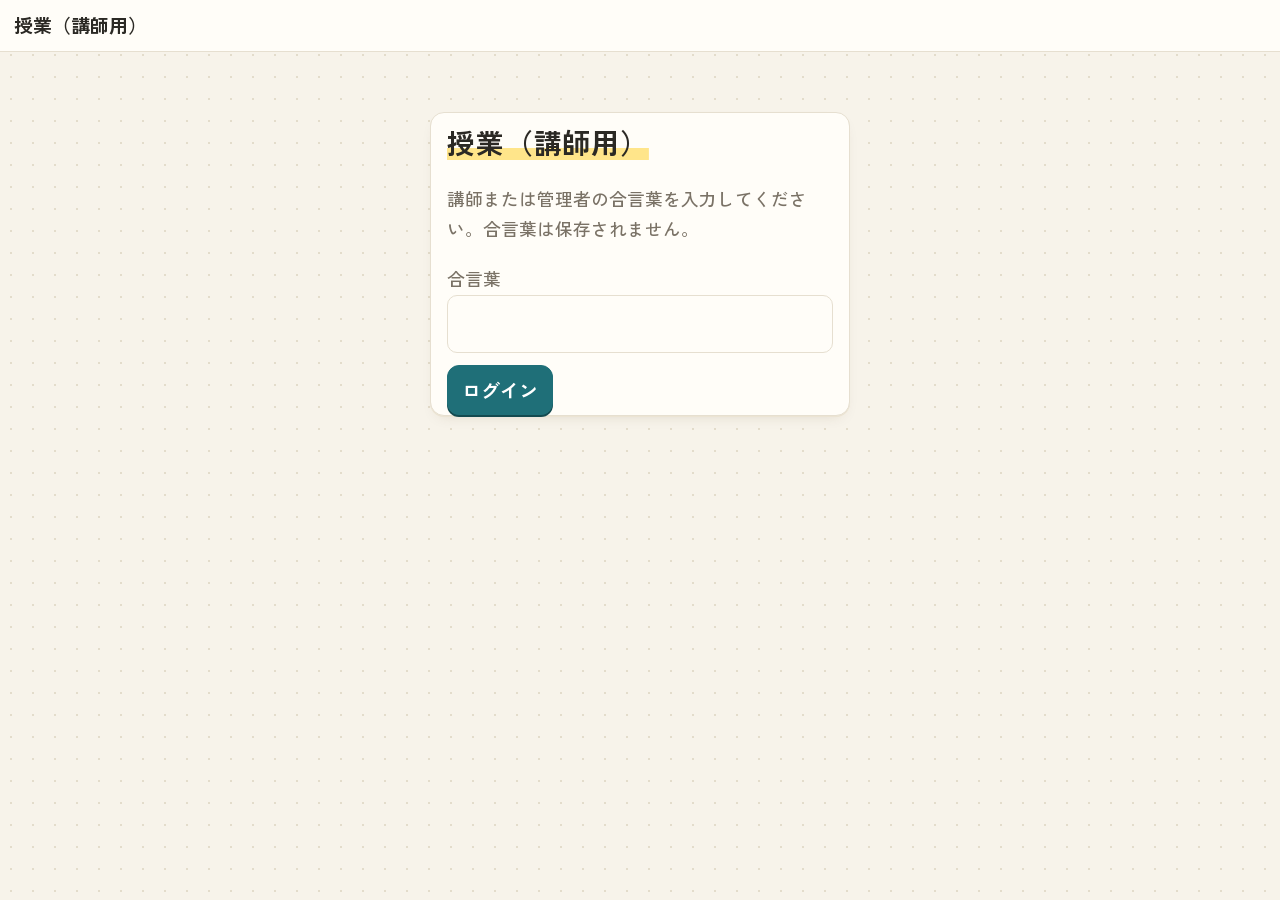
<file: class_teacher.html>
<!doctype html>
<html lang="ja"><head><meta charset="utf-8"><meta name="viewport" content="width=device-width,initial-scale=1">
<meta name="robots" content="noindex">
<title>授業（講師用）</title>
<link rel="stylesheet" href="style.css">
<style>
/* 授業の講師画面：本文は学習アプリと同じ表示（style.css を共用）。右にサイドバーで、問題と回答状況を出す */
html{font-size:var(--fs)}
body{overflow-x:hidden}
.tc-top{position:sticky;top:0;z-index:30;background:var(--card);border-bottom:1px solid var(--line);display:flex;align-items:center;gap:8px;padding:6px 14px;min-height:52px;flex-wrap:wrap}
.tc-top .tc-title{font-weight:700;font-size:.95rem;flex:1;min-width:140px}
.tc-top button{min-height:38px;padding:4px 12px;font-size:.85rem}
.tc-top .tc-stat{font-size:.85rem;color:var(--muted)}
.hide{display:none!important}
#login{max-width:420px;margin:60px auto;padding:0 16px}
.tc-layout{display:grid;grid-template-columns:minmax(0,1fr) 430px;gap:0;align-items:start}
.tc-layout.nosb{grid-template-columns:minmax(0,1fr) 0}
.tc-layout.nosb #side{display:none}
#pane{padding:16px 22px 80px;min-width:0}
#side{position:sticky;top:53px;height:calc(100vh - 53px);overflow-y:auto;border-left:1px solid var(--line);background:var(--card);padding:0 0 60px}
@media (max-width:1000px){.tc-layout,.tc-layout.nosb{grid-template-columns:1fr}#side{position:static;height:auto;border-left:0;border-top:1px solid var(--line)}.tc-layout.nosb #side{display:block}}
.tc-tabs{display:flex;position:sticky;top:0;background:var(--card);border-bottom:1px solid var(--line);z-index:5}
.tc-tabs button{flex:1;border:0;border-radius:0;border-bottom:3px solid transparent;background:transparent;min-height:46px;font-size:.88rem;padding:4px 6px}
.tc-tabs button.on{border-bottom-color:var(--accent);color:var(--accent);font-weight:700}
.tc-sec{padding:12px 16px;border-bottom:1px solid var(--line)}
.tc-sec h3{margin:.1em 0 .5em;font-size:.95rem}
.tc-bar{display:flex;gap:8px;flex-wrap:wrap;align-items:center;margin:6px 0}
button.tc-sm{min-height:32px;padding:2px 10px;font-size:.82rem}
button.tc-d{background:var(--ng);color:#fff;border-color:var(--ng)}
.tc-msg{margin:8px 16px;padding:8px 12px;border-radius:8px;font-size:.85rem;background:var(--ng-soft);color:var(--ng)}
.tc-msg.ok{background:var(--ok-soft);color:var(--ok)}
.tc-meta{font-size:.82rem;color:var(--muted)}
/* 本文 */
.tc-pass .passage{font-size:1.2rem}
.tc-pass .passage p{margin:0 0 1em}
.tc-pass .en{font-size:1em}
.tc-pass .s.hl{outline:3px solid var(--accent);outline-offset:3px;background:var(--accent-soft)}
.tc-pass .trja{font-size:.8em}
.tc-head{display:flex;gap:10px;align-items:center;flex-wrap:wrap;margin-bottom:10px}
.tc-head h2{margin:0;font-size:1.15rem;flex:1 1 100%}
.tc-instr{font-size:.9rem;border:1.5px dashed var(--accent);color:var(--accent);border-radius:8px;padding:8px 12px;margin-bottom:12px}
/* 問題 */
.tc-q{font-size:1rem;line-height:1.7}
.tc-q .tc-en{font-family:var(--font-en);color:var(--en);font-weight:600}
.tc-frame{border-left:4px solid var(--line);padding:4px 12px;margin:8px 0;color:var(--muted);font-family:var(--font-en)}
.tc-chs{display:flex;flex-direction:column;gap:8px;margin:10px 0}
.tc-ch{position:relative;display:flex;align-items:center;gap:10px;border:2px solid var(--line);border-radius:12px;padding:8px 12px;overflow:hidden;background:var(--card)}
.tc-ch .fill{position:absolute;left:0;top:0;bottom:0;background:var(--accent);opacity:.22;transition:width .4s}
.tc-ch>*{position:relative}
.tc-ch .n{margin-left:auto;font-weight:800;white-space:nowrap}
.tc-ch.good{border-color:var(--ok);background:var(--ok-soft)}
.tc-ch.good .fill{background:var(--ok)}
.tc-counts{display:flex;gap:18px;flex-wrap:wrap;margin:8px 0;font-size:.9rem}
.tc-counts b{font-size:1.5em}
.tc-prog{height:10px;background:var(--track);border-radius:99px;overflow:hidden}
.tc-prog>i{display:block;height:100%;background:var(--accent);transition:width .4s}
.tc-chips{display:flex;gap:6px;flex-wrap:wrap;margin:8px 0}
.tc-chip{border:1px solid var(--line);border-radius:99px;padding:1px 10px;background:var(--card);font-size:.82rem}
.tc-chip.good{border-color:var(--ok);background:var(--ok-soft)}
.tc-essay{border:1px solid var(--line);border-radius:10px;padding:8px 10px;margin:8px 0;background:var(--bg);font-size:.85rem}
.tc-essay .a{font-family:var(--font-en);font-size:1.05em;white-space:pre-wrap;word-break:break-word}
.tc-essay .g{display:flex;gap:6px;flex-wrap:wrap;align-items:center;margin-top:6px}
.tc-essay .g input{flex:1;min-width:120px;font:inherit;font-size:.85rem;padding:5px 8px;border:1px solid var(--line);border-radius:8px;background:var(--card);color:var(--ink)}
.tc-essay select{font:inherit;font-size:.85rem;padding:5px;border:1px solid var(--line);border-radius:8px;background:var(--card);color:var(--ink)}
.tc-essay.done{border-color:var(--ok)}
.tc-models{font-size:.82rem;color:var(--muted);margin:6px 0}
table.tc-t{width:100%;border-collapse:collapse;font-size:.82rem}
.tc-t th,.tc-t td{border-bottom:1px solid var(--line);padding:5px 6px;text-align:left;vertical-align:top}
.tc-t th{color:var(--muted);font-size:.75rem}
.tc-row{display:flex;gap:8px;align-items:flex-start;border-bottom:1px solid var(--line);padding:8px 0}
.tc-row .tx{flex:1;font-size:.85rem;min-width:0}
.tc-tag{display:inline-block;padding:0 8px;border-radius:99px;font-size:.72rem;font-weight:700;background:var(--line)}
.tc-tag.done{background:var(--ok-soft);color:var(--ok)}
.tc-plan li{display:flex;gap:6px;align-items:center;padding:3px 0;font-size:.85rem}
.tc-plan li.used{color:var(--muted);text-decoration:line-through}
.tc-plan li span{flex:1;min-width:0}
.tc-side input,.tc-side select{font:inherit;font-size:.85rem;padding:5px 8px;border:1px solid var(--line);border-radius:8px;background:var(--bg);color:var(--ink);max-width:100%}
#sec{font:inherit;font-size:1.05rem;width:100%;padding:10px 12px;border:1px solid var(--line);border-radius:10px;background:var(--card);color:var(--ink)}
.tc-empty{color:var(--muted);text-align:center;padding:50px 16px;font-size:1.05rem}
.tc-legend{font-size:.8rem;margin-left:auto}
.gvbtn[hidden],.gvbox[hidden]{display:none}
.gvbox{display:block;margin:2px 0 12px;padding:8px 12px;border:1px solid var(--line);border-left:4px solid var(--accent);border-radius:8px;background:var(--bg);font-size:.8em;line-height:1.7;font-family:var(--font-ja,inherit)}
.gvbox .gv-h{font-weight:700;color:var(--accent);margin:4px 0 2px}
.gvbox .gv-g{margin:2px 0 6px}.gvbox .gv-span{font-family:var(--font-en);color:var(--en)}
.gvbox .gv-exp{color:var(--muted)}.gvbox .gv-pos{font-size:.8em;color:var(--muted);margin-left:6px}
.pk{max-width:900px;margin:0 auto}.pk h2{margin:.2em 0 .6em}
.pk-sec{margin:14px 0 6px;font-weight:700;color:var(--muted);font-size:.9rem}
.pk-exams{display:flex;flex-wrap:wrap;gap:8px}
.pk-exams button{min-height:44px;padding:4px 16px;font-size:1rem}
.pk-exams button.on{background:var(--accent);color:#fff;border-color:var(--accent);font-weight:700}
.pk-dai{display:flex;flex-direction:column;gap:8px}
.pk-dai button{text-align:left;min-height:54px;padding:8px 14px;font-size:1rem;display:flex;gap:12px;align-items:center}
.pk-dai button .n{font-weight:800;min-width:4.5em}.pk-dai button .m{margin-left:auto;font-size:.82rem;color:var(--muted);white-space:nowrap}
</style></head><body>
<header class="tc-top"><span class="tc-title" id="ttl">授業（講師用）</span><span class="tc-stat" id="stat"></span>
 <span id="campusWrap" class="hide"><select id="campus" style="font:inherit;font-size:.85rem;padding:4px 6px;border:1px solid var(--line);border-radius:8px;background:var(--bg);color:var(--ink)"></select></span>
 <button class="primary hide" id="start">授業を始める</button><button class="tc-d hide" id="end">授業を終える</button>
 <button class="ghost hide" id="chgDai">大問を変える</button>
 <button class="ghost hide" id="sbBtn">サイドバー：表示</button>
 <button class="ghost hide" id="namesBtn">名前：非表示</button>
 <button class="ghost hide" id="fontDown" title="文字を小さく">A−</button><button class="ghost hide" id="fontUp" title="文字を大きく">A＋</button><button class="ghost hide" id="themeBtn">配色</button>
 <button class="ghost hide" id="out">ログアウト</button></header>

<section id="login" class="card">
  <h1>授業（講師用）</h1>
  <p class="muted">講師または管理者の合言葉を入力してください。合言葉は保存されません。</p>
  <label for="sec" class="muted">合言葉</label><input id="sec" type="password" autocomplete="off">
  <div class="row" style="margin-top:12px"><button class="primary" id="go">ログイン</button></div>
  <div id="lmsg"></div>
</section>

<div id="app" class="hide">
  <div id="amsg"></div>
  <div class="tc-layout" id="layout">
    <main id="pane"></main>
    <aside id="side" class="tc-side"></aside>
  </div>
</div>

<script src="data/data.js"></script>
<script src="reading.js"></script>
<script>
/* 接続設定（公開用キーのみ。config.js と同じ値） */
window.OSAKA_CONFIG = { apiUrl: "https://dhzdygqopmnjbggfyxmd.supabase.co/functions/v1/clever-api", apiKey: "sb_publishable_knhDKrqz3P33aPT8curHsA_qTbVhyjU" };
</script>
<script>
const CFG=window.OSAKA_CONFIG||{},D=window.OSAKA_DATA,R=window.Reading;
const CAMPUS={1:"住道加納校",2:"鴻池駅前校",3:"鶴見徳庵校",4:"都島中通校",5:"寝屋川音羽校",6:"大東三箇校",7:"野崎駅前校",8:"阿倍野校"};
const ERR={bad_score:"点は0から満点まで、0.5点きざみで入れてください",open:"締め切ったあとに採点できます",not_essay:"この問題は自動で採点されています",bad_plan:"予定の名前と問題を入れてください",forbidden:"合言葉が違うか、一時的にロックされています",bad_campus:"校舎を選んでください",no_session:"授業が始まっていません",unknown_question:"この問題は、授業用に登録されていません。管理コンソールの「授業用データ」で登録してください",not_found:"対象が見つかりません",save_failed:"保存に失敗しました",server_error:"サーバーでエラーが起きました"};
const $=id=>document.getElementById(id);
const store={get(k,d){try{const v=localStorage.getItem(k);return v==null?d:JSON.parse(v)}catch(e){return d}},set(k,v){try{localStorage.setItem(k,JSON.stringify(v))}catch(e){}}};
let SEC="",ROLE="",CAMPUS_ID=null,LIVE=null,SHOWNAMES=false,timer=null,busy=false;
let TAB="now",SB=store.get("tc_sb",true),FS=store.get("tc_fs",20),THEME=store.get("tc_theme","auto");
let SV=store.get("tc_sv2",false),TRALL=false;const SVS=new Map();R.svOn=sid=>SVS.has(sid)?SVS.get(sid):SV;   // 主語・動詞の枠：全文の設定と文ごとの上書き（初期は「なし」）
const TR=new Set();   // 訳を開いている文
let SLALL=store.get("tc_sl",false);const SLS=new Map();R.slOn=sid=>SLS.has(sid)?SLS.get(sid):SLALL;   // スラッシュ分割：全文の設定と、文ごとの上書き
let GVALL=false;const GV=new Set();   // 文法・語彙を開いている文
let SEL=null,PICKING=false;   // 授業で開いている大問 {exam,dai}。nullなら選択画面
const esc=R.esc;
const CTEXT=new Set(["ja_to_en_fill","qa_write","reference_extract"]),CESSAY=new Set(["conditioned_writing","free_writing"]);
const KIND_JA={choice:"選択",text:"記述",order:"並べかえ",essay:"英作文"};
const QS={};
for(const e of Object.values(D.exams))for(const q of e.questions){
  let k=null;
  if(q.answer==="choice"&&q.choices&&q.choices.length&&q.correct&&q.correct.length)k="choice";
  else if(q.answer==="write"&&q.qtype==="reorder_write"&&q.correct_text&&q.correct_text.trim().split(/\s+/).length>=2&&q.correct_text.trim().split(/\s+/).length<=12)k="order";
  else if(q.answer==="write"&&CTEXT.has(q.qtype)&&q.correct_text)k="text";
  else if(q.answer==="write"&&CESSAY.has(q.qtype))k="essay";
  if(k){q.kind=k;QS[q.id]=q}
}
function msg(el,t,ok){el.innerHTML=t?`<div class="tc-msg ${ok?"ok":""}">${esc(t)}</div>`:""}
function applyLook(){
  document.documentElement.style.setProperty("--fs",FS+"px");
  if(THEME==="auto")document.documentElement.removeAttribute("data-theme");else document.documentElement.setAttribute("data-theme",THEME);
  $("layout").classList.toggle("nosb",!SB);$("sbBtn").textContent="サイドバー："+(SB?"表示":"隠す");
}
async function api(body){
  let r;
  try{r=await fetch(CFG.apiUrl,{method:"POST",headers:{"Content-Type":"application/json",apikey:CFG.apiKey||"",Authorization:"Bearer "+(CFG.apiKey||"")},body:JSON.stringify({adminSecret:SEC,...body})})}
  catch(e){throw new Error("サーバーに接続できません")}
  let j=null;try{j=await r.json()}catch(e){}
  if(!j)throw new Error("サーバーの応答が正しくありません（HTTP "+r.status+"）");
  if(j.result!=="success"){const e=new Error(ERR[j.message]||j.message||"エラー");e.code=j.message;throw e}
  return j;
}
/* ---------- ログイン ---------- */
async function login(){
  SEC=$("sec").value.trim();msg($("lmsg"),"");
  if(SEC.length<16){msg($("lmsg"),"合言葉は16文字以上です");return}
  if(!D||!R){msg($("lmsg"),"問題データ(data/data.js)または reading.js が読み込めません。zipの中の位置のまま（data フォルダ・reading.js と同じ場所で）開いてください。");return}
  $("go").disabled=true;
  try{
    const r=await api({action:"whoami"});ROLE=r.role;CAMPUS_ID=r.campusId;
    $("login").classList.add("hide");$("app").classList.remove("hide");
    ["out","namesBtn","sbBtn","chgDai","fontUp","fontDown","themeBtn"].forEach(i=>$(i).classList.remove("hide"));$("sec").value="";
    $("campus").innerHTML=Object.entries(CAMPUS).map(([i,n])=>`<option value="${i}">${n}</option>`).join("");
    if(ROLE==="teacher"){$("campus").value=String(CAMPUS_ID)}else $("campusWrap").classList.remove("hide");
    $("campus").onchange=()=>{LIVE=null;PLAN=[];TAB="now";SEL=null;PICKING=false;refresh();loadPlans()};
    fillPicker();refresh();schedule();loadPlans();
  }catch(e){SEC="";msg($("lmsg"),e.code==="forbidden"?ERR.forbidden:e.message)}finally{$("go").disabled=false}
}
$("go").onclick=login;$("sec").onkeydown=e=>{if(e.key==="Enter")login()};
$("out").onclick=()=>{SEC="";LIVE=null;clearInterval(timer);location.reload()};
$("namesBtn").onclick=()=>{SHOWNAMES=!SHOWNAMES;$("namesBtn").textContent="名前："+(SHOWNAMES?"表示":"非表示");refresh()};
$("chgDai").onclick=()=>{SEL=null;PICKING=true;mainSig=sideSig="";render()};
$("sbBtn").onclick=()=>{SB=!SB;store.set("tc_sb",SB);applyLook()};
$("fontUp").onclick=()=>{FS=Math.min(30,FS+1);store.set("tc_fs",FS);applyLook()};
$("fontDown").onclick=()=>{FS=Math.max(14,FS-1);store.set("tc_fs",FS);applyLook()};
$("themeBtn").onclick=()=>{const o=["auto","light","dark"];THEME=o[(o.indexOf(THEME)+1)%3];store.set("tc_theme",THEME);applyLook()};
applyLook();
const cid=()=>+$("campus").value;
function schedule(){clearInterval(timer);timer=setInterval(()=>{if(document.visibilityState==="visible")refresh(true)},5000)}
document.addEventListener("visibilitychange",()=>{if(document.visibilityState==="visible"&&SEC)refresh(true)});

/* ---------- 授業の操作 ---------- */
async function call(action,extra){
  if(busy)return null;busy=true;msg($("amsg"),"");
  try{const r=await api(Object.assign({action,campusId:cid()},extra||{}));if(r.live!==undefined){LIVE=r.live;render()}return r}
  catch(e){msg($("amsg"),e.message);return null}finally{busy=false}
}
async function refresh(quiet){
  if(busy||!SEC)return;
  try{const r=await api({action:"classLive",campusId:cid(),names:SHOWNAMES});LIVE=r.live;render();if(!quiet)msg($("amsg"),"")}
  catch(e){if(!quiet)msg($("amsg"),e.message)}
}
$("start").onclick=()=>call("classStart");
$("end").onclick=async()=>{if(!confirm(CAMPUS[cid()]+"の授業を終えます。よろしいですか？"))return;await call("classEnd");LIVE=null;SEL=null;PICKING=false;await refresh()};
const itemOf=()=>LIVE&&LIVE.item;
const act=a=>{const it=itemOf();return it&&call(a,{itemId:it.id,names:SHOWNAMES})};

/* ---------- 表示 ---------- */
let mainSig="",sideSig="";
function render(){
  const live=LIVE&&LIVE.session;
  $("ttl").textContent="授業（"+CAMPUS[cid()]+"）";
  $("start").classList.toggle("hide",!!live);$("end").classList.toggle("hide",!live);
  $("stat").textContent=live?`授業中・参加 ${LIVE.participants}人`:"授業は始まっていません";
  if(live&&!SEL&&!PICKING){const iq=itemOf()&&QS[itemOf().questionId];if(iq)SEL={exam:R.DAI[iq.dai].exam,dai:iq.dai}}
  $("chgDai").classList.toggle("hide",!(live&&SEL));
  if(!live){$("pane").innerHTML=`<div class="tc-empty">授業は始まっていません。右上の「授業を始める」を押してください。</div>`;$("side").innerHTML="";mainSig=sideSig="";return}
  renderMain();renderSide();
}
const revealedSet=()=>new Set(((LIVE&&LIVE.history)||[]).filter(h=>h.state==="revealed").map(h=>h.questionId));
/* 空所のある文の訳は、関わる設問の正解を公開するまで出さない（訳に答えが入っているため） */
function trLocked(sid){
  const s=R.S[sid];if(!s||!(s.marks||[]).some(m=>m.kind==="blank"))return false;
  const rv=revealedSet();
  return Object.values(R.Q).some(q=>((q.related||[]).includes(sid)||(q.mark_sids||[]).includes(sid))&&!rv.has(q.id));
}
function qBodyHTML(q,it){
  const st=it.state,key=it.key,correct=st==="revealed"&&key?key.correct||[]:[];
  const dist=Object.fromEntries((it.dist||[]).map(d=>[d.answer,d.n]));
  const max=Math.max(1,...Object.values(dist),1);
  let h=`<div class="tc-meta">第${it.seq}問・${esc(q.format||"")}・${q.points}点・${esc(KIND_JA[it.kind]||"")}</div><div class="tc-q">`;
  if(q.stem_ja)h+=`<div>${esc(q.stem_ja)}</div>`;
  if(q.stem_en)h+=`<div class="tc-en">${esc(q.stem_en)}</div>`;
  if(q.frame)h+=`<div class="tc-frame">${esc(q.frame)}</div>`;
  if((q.items||[]).length)h+=`<div>${q.items.map(i=>`<div><b>${esc(i.label)}</b> <span class="tc-en">${esc(i.text)}</span></div>`).join("")}</div>`;
  if(it.kind==="choice")h+=`<div class="tc-chs">`+q.choices.map(([l,t])=>{const n=dist[l]||0,good=correct.includes(l);return `<div class="tc-ch ${good?"good":""}"><div class="fill" style="width:${Math.round(n*100/max)}%"></div><b>${esc(l)}</b><span class="tc-en" style="font-weight:400">${t&&t!==l?esc(t):""}</span><span class="n">${n}人${good?" ○":""}</span></div>`}).join("")+`</div>`;
  else if(it.kind==="order")h+=`<div class="tc-meta">（語をタップして、正しい順に並べる）</div>`;
  else if(q.words||q.words_approx)h+=`<div class="tc-meta">（${esc(q.words||q.words_approx)}語で書く）</div>`;
  if(it.kind==="essay"&&(q.conditions||[]).length)h+=`<ul style="margin:6px 0;padding-left:1.3em">${q.conditions.map(c=>`<li>${esc(c)}</li>`).join("")}</ul>`;
  return h+`</div>`;
}
function statusHTML(q,it){
  const st=it.state,key=it.key,n=LIVE.participants||0;
  let h=`<div class="tc-counts"><div>回答 <b>${it.answered}</b> / 参加 <b>${n}</b>人</div>${st!=="open"?(it.kind==="essay"?`<div>採点済み <b>${it.graded??0}</b> / ${it.answered}人</div>`:`<div>正解 <b>${it.right??0}</b>人</div>`):""}<div class="tc-meta" style="align-self:end">${st==="open"?"出題中":st==="closed"?"締め切り":"正解を公開"}</div></div>
    <div class="tc-prog"><i style="width:${n?Math.min(100,Math.round(it.answered*100/n)):0}%"></i></div>`;
  if(it.kind==="text"||it.kind==="order"){
    const show=st!=="open"||SHOWNAMES;
    h+=show?`<div class="tc-chips">${(it.dist||[]).map(d=>`<span class="tc-chip">${esc(d.answer)} ×${d.n}</span>`).join("")}</div>`:`<div class="tc-meta" style="margin-top:6px">（答えは、締め切ったあとに表示します）</div>`;
    if(st==="revealed"&&key)h+=`<div class="tc-chip good" style="font-size:.95rem">正解：${esc(key.correct_text)}${(key.variants||[]).length?"　別解："+key.variants.map(esc).join(" / "):""}</div>`;
  }
  if(it.kind==="essay"){
    if(st==="open")h+=`<div class="tc-meta" style="margin-top:6px">（英作文の答えは、締め切ったあとに表示して、採点します）</div>`;
    else h+=essayHTML(q,it);
  }
  if(st==="revealed"&&key&&key.explanation)h+=`<div style="margin-top:10px;font-size:.88rem">${esc(key.explanation)}</div>`;
  if(SHOWNAMES&&it.who&&it.who.length)h+=`<table class="tc-t" style="margin-top:10px"><thead><tr><th>番号</th><th>名前</th><th>答え</th><th></th></tr></thead><tbody>${it.who.map(w=>`<tr><td>${esc(w.number)}</td><td>${esc(w.name)}</td><td>${esc(w.answer)}</td><td>${w.correct==null?"":w.correct?"○":"×"}</td></tr>`).join("")}</tbody></table>`;
  return h;
}
const GRD={};  // 採点の入力途中の値(answerId→{score,comment})
function essayHTML(q,it){
  const pts=+q.points,list=it.essays||[];
  let h="";
  const models=[...(q.models||[]),...(q.example&&!(q.models||[]).includes(q.example)?[q.example]:[])];
  if(models.length)h+=`<div class="tc-models"><b>解答例：</b>${models.map(esc).join(" ／ ")}</div>`;
  if(!list.length)return h+`<div class="tc-meta">（回答がありません）</div>`;
  return h+list.map((e,i)=>{
    const g=GRD[e.id]||{},sc=g.score!==undefined?g.score:(e.score!=null?String(e.score):""),cm=g.comment!==undefined?g.comment:(e.comment||"");
    const opts=['<option value="">未採点</option>'];for(let v=0;v<=pts;v+=0.5)opts.push(`<option value="${v}" ${String(v)===String(sc)?"selected":""}>${v}点</option>`);
    const saved=e.score!=null;
    return `<div class="tc-essay ${saved?"done":""}"><div class="tc-meta">回答${i+1}${SHOWNAMES&&e.name?"・"+esc(e.name):""}${saved?"・採点済み "+e.score+"点":""}</div><div class="a">${esc(e.answer)}</div>
      <div class="g"><select data-sc="${e.id}">${opts.join("")}</select><input type="text" data-cm="${e.id}" maxlength="200" placeholder="コメント（任意）" value="${esc(cm)}"><button class="tc-sm" data-save="${e.id}">採点を保存</button></div></div>`;
  }).join("");
}
document.addEventListener("input",e=>{
  const sc=e.target.dataset&&e.target.dataset.sc,cm=e.target.dataset&&e.target.dataset.cm;
  if(sc)(GRD[sc]=GRD[sc]||{}).score=e.target.value;
  if(cm)(GRD[cm]=GRD[cm]||{}).comment=e.target.value;
});
document.addEventListener("click",async e=>{
  const id=e.target.dataset&&e.target.dataset.save;if(!id)return;
  const row=e.target.closest(".tc-essay"),sc=row.querySelector("select").value,cm=row.querySelector("input").value;
  if(sc===""){msg($("amsg"),"点を選んでください");return}
  const r=await call("classGrade",{answerId:+id,score:+sc,comment:cm,names:SHOWNAMES});
  if(r)delete GRD[id];
});

/* --- 左：年度・大問の選択、本文（長文の問題）、または大きな問題文 --- */
const examList=()=>Object.values(D.exams).sort((x,y)=>y.year-x.year||x.form.localeCompare(y.form));
const partHasPass=p=>!!(p&&p.passages.some(x=>x.genre!=="item_set"&&x.sentences.length));
function pickerScreen(){
  const pane=$("pane");
  if(!PICK.exam)PICK.exam=examList()[0].id;
  const sig="picker|"+PICK.exam+"|"+Object.keys(QS).length;
  if(mainSig===sig&&pane.dataset.item==="picker")return;
  mainSig=sig;pane.dataset.item="picker";
  const e=D.exams[PICK.exam],cnt={};for(const q of Object.values(QS))cnt[q.dai]=(cnt[q.dai]||0)+1;
  pane.innerHTML=`<div class="pk"><h2>年度と大問を選んでください</h2>
    <div class="pk-sec">年度・問題</div><div class="pk-exams">${examList().map(x=>`<button data-pkexam="${x.id}" class="${x.id===PICK.exam?"on":""}">${x.year}年度 ${x.form}問題</button>`).join("")}</div>
    <div class="pk-sec">大問（選ぶと授業画面が開きます）</div><div class="pk-dai">${e.dai.map(d=>`<button data-pkdai="${d.id}"><span class="n">大問${d.no}</span><span>${esc(d.title||"")}</span><span class="m">${partHasPass(R.DAI[d.id].parts.find(partHasPass))?"本文あり・":""}授業用 ${cnt[d.id]||0}問</span></button>`).join("")}</div></div>`;
  pane.querySelectorAll("[data-pkexam]").forEach(b=>b.onclick=()=>{PICK.exam=b.dataset.pkexam;mainSig="";renderMain()});
  pane.querySelectorAll("[data-pkdai]").forEach(b=>b.onclick=()=>openDai(b.dataset.pkdai));
}
function openDai(daiId){
  SEL={exam:R.DAI[daiId].exam,dai:daiId};PICK.exam=SEL.exam;PICKING=false;
  TAB="pick";
  window.scrollTo(0,0);mainSig=sideSig="";render();
}
function renderMain(){
  const it=itemOf(),pane=$("pane");
  if(!SEL){pickerScreen();return}
  const itq=it&&QS[it.questionId],inSel=!!(itq&&itq.dai===SEL.dai),dai=R.DAI[SEL.dai];
  const q=inSel?itq:null,qq=q&&R.Q[q.id];
  const part=inSel?(partHasPass(qq.partObj)?qq.partObj:null):dai.parts.find(partHasPass);
  const hasPass=!!part;
  const key=SEL.dai+"/"+(inSel?it.id:"-");
  const sig=JSON.stringify([key,inSel?it.state:0,SV,[...SVS],SLALL,[...SLS],TRALL,[...TR],GVALL,[...GV],revealedSet().size,inSel&&it.kind!=="essay"?it.answered:0,inSel&&it.kind==="choice"?it.dist:0,inSel?it.right:0]);
  const newItem=pane.dataset.item!==key;
  if(sig===mainSig&&!newItem)return;
  mainSig=sig;pane.dataset.item=key;
  const wy=window.scrollY;
  const e=D.exams[dai.exam],title=`${e.year}年度 ${e.form}問題 大問${dai.no}　${dai.title||""}`;
  if(hasPass){
    R.sv=SV;
    pane.innerHTML=`<div class="tc-pass"><div class="tc-head"><h2>${esc(title)}</h2>
      <button class="tc-sm ${SV?"primary":""}" id="bSV">主語・動詞の枠：${SV?"あり":"なし"}</button>
      <button class="tc-sm ${SLALL?"primary":""}" id="bSL">スラッシュ /：${SLALL?"あり":"なし"}</button>
      <button class="tc-sm ${TRALL?"primary":""}" id="bTR">訳を${TRALL?"隠す":"出す"}（全文）</button>
      <button class="tc-sm ${GVALL?"primary":""}" id="bGV">文法・語彙を${GVALL?"隠す":"出す"}（全文）</button>
      <span class="tc-legend"><span class="legend s">主語</span><span class="legend v">動詞</span><span class="legend y">解答の根拠</span></span></div>
      ${part.instruction?`<div class="tc-instr">${esc(part.instruction)}</div>`:""}
      ${R.passageHTML(dai,part,{practice:true})}</div>`;
    R.setYellow(inSel&&it.state==="revealed"?[q.id]:[]);R.paintAll(pane);
    if(inSel){const rel=new Set([...(qq.related||[]),...(qq.mark_sids||[])]);pane.querySelectorAll(".s.en").forEach(el=>{if(rel.has(el.dataset.sid))el.classList.add("hl")})}
    wireTr(pane);
    if(newItem){const f=pane.querySelector(".s.hl");if(f)setTimeout(()=>f.scrollIntoView({block:"center",behavior:"smooth"}),50);else window.scrollTo(0,0)}
    else window.scrollTo(0,wy);
    $("bSV").onclick=()=>{SV=!SV;SVS.clear();store.set("tc_sv2",SV);mainSig="";renderMain()};
    $("bSL").onclick=()=>{SLALL=!SLALL;SLS.clear();store.set("tc_sl",SLALL);mainSig="";renderMain()};
    $("bTR").onclick=()=>{TRALL=!TRALL;mainSig="";renderMain()};
    $("bGV").onclick=()=>{GVALL=!GVALL;mainSig="";renderMain()};
  }else if(inSel){
    pane.innerHTML=`<div class="tc-pass" style="font-size:1.35rem"><div class="tc-meta">${esc(title)}</div>${qBodyHTML(q,it)}<div style="margin-top:14px">${statusHTML(q,it)}</div></div>`;
    if(newItem)window.scrollTo(0,0);
  }else{
    pane.innerHTML=`<div class="tc-empty"><b>${esc(title)}</b><br>この大問には、本文がありません。右の「問題を選ぶ」から、出題してください。</div>`;
  }
}
function wireTr(pane){
  pane.querySelectorAll(".trbtn:not(.gvbtn)").forEach(b=>{
    const sid=b.dataset.sid,lock=trLocked(sid),on=!lock&&(TRALL||TR.has(sid));
    b.disabled=lock;b.classList.toggle("on",on);b.classList.toggle("lock",lock);b.setAttribute("aria-pressed",on);
    b.textContent=on?"訳を閉じる":"訳";b.title=lock?"この文は、関わる設問の正解を公開すると訳が見られます":"";
    const j=b.parentNode.querySelector(".trja");j.hidden=!on;j.textContent=on?R.S[sid].ja:"";
    /* 訳が出ている文だけ、文法・語彙のボタンを出す */
    const gb=b.parentNode.querySelector(".gvbtn"),gx=b.parentNode.querySelector(".gvbox"),gon=on&&(GVALL||GV.has(sid));
    gb.hidden=!on;gb.classList.toggle("on",gon);gb.setAttribute("aria-pressed",gon);gb.textContent=gon?"文法・語彙を閉じる":"文法・語彙";
    gx.hidden=!gon;gx.innerHTML=gon?R.gvHTML(sid):"";
    gb.onclick=ev=>{ev.stopPropagation();if(GVALL){GVALL=false;pane.querySelectorAll(".gvbtn").forEach(x=>{if(!x.hidden)GV.add(x.dataset.sid)});GV.delete(sid)}else if(GV.has(sid))GV.delete(sid);else GV.add(sid);mainSig="";renderMain()};
    b.onclick=ev=>{ev.stopPropagation();if(lock)return;if(TRALL){TRALL=false;pane.querySelectorAll(".trbtn:not(.gvbtn)").forEach(x=>{if(!trLocked(x.dataset.sid))TR.add(x.dataset.sid)});TR.delete(sid)}else if(TR.has(sid))TR.delete(sid);else TR.add(sid);mainSig="";renderMain()};
  });
  pane.querySelectorAll(".svbtn").forEach(b=>{b.onclick=ev=>{ev.stopPropagation();SVS.set(b.dataset.sid,!R.svOn(b.dataset.sid));mainSig="";renderMain()}});
  pane.querySelectorAll(".slbtn:not(.svbtn)").forEach(b=>{b.onclick=ev=>{ev.stopPropagation();SLS.set(b.dataset.sid,!R.slOn(b.dataset.sid));mainSig="";renderMain()}});
  pane.querySelectorAll(".s.en").forEach(el=>{el.onclick=()=>el.classList.toggle("hl")});
}

/* --- 右：サイドバー(出題中／問題を選ぶ／予定／履歴) --- */
const TABS=[["now","出題中"],["pick","問題を選ぶ"],["plan","予定"],["hist","履歴"]];
function renderSide(){
  const side=$("side"),it=itemOf(),q=it&&QS[it.questionId];
  const focusIn=/^(INPUT|SELECT|TEXTAREA)$/.test(document.activeElement.tagName)&&side.contains(document.activeElement);
  const sig=JSON.stringify([TAB,LIVE,SHOWNAMES,PLAN,PLANS,SEL]);
  if(sig===sideSig)return;
  if(focusIn&&side.dataset.tab===TAB&&(TAB!=="now"||(it&&side.dataset.item===String(it.id)&&side.dataset.state===it.state)))return;
  sideSig=sig;side.dataset.tab=TAB;side.dataset.item=it?String(it.id):"";side.dataset.state=it?it.state:"";
  const sy=side.scrollTop;
  let h=`<div class="tc-tabs">${TABS.map(([k,l])=>`<button data-tab="${k}" class="${TAB===k?"on":""}">${l}</button>`).join("")}</div>`;
  if(TAB==="now")h+=nowHTML(q,it);
  else if(TAB==="pick")h+=pickHTML();
  else if(TAB==="plan")h+=planHTML();
  else h+=histHTML();
  side.innerHTML=h;side.scrollTop=sy;
  side.querySelectorAll("[data-tab]").forEach(b=>b.onclick=()=>{TAB=b.dataset.tab;sideSig="";renderSide()});
  if(TAB==="pick")wirePick();if(TAB==="plan")wirePlan();
  if(TAB==="now"){
    const c=$("bClose"),r=$("bReveal"),g=$("bGoPick");
    if(c)c.onclick=()=>act("classClose");if(r)r.onclick=()=>act("classReveal");
    if(g)g.onclick=()=>{TAB="pick";sideSig="";renderSide()};
  }
}
function nowHTML(q,it){
  if(!it||!q)return `<div class="tc-sec"><p class="tc-meta">まだ出題していません。「問題を選ぶ」か「予定」から、出題してください。</p><button class="primary" id="bGoPick">問題を選ぶ</button></div>`;
  const qq=R.Q[q.id],part=qq&&qq.partObj,hasPass=!!(part&&part.passages.some(p=>p.genre!=="item_set"&&p.sentences.length));
  let b="";
  if(it.state==="open")b=`<button class="primary" id="bClose">締め切る</button><button id="bReveal">締め切って正解を見せる</button>`;
  else if(it.state==="closed")b=`<button class="primary" id="bReveal">正解を見せる</button>`;
  else b=`<button class="primary" id="bGoPick">次の問題を選ぶ</button>`;
  return `<div class="tc-sec"><div class="tc-bar">${b}</div></div>
    <div class="tc-sec">${hasPass?qBodyHTML(q,it)+`<div style="margin-top:10px">${statusHTML(q,it)}</div>`:statusHTML(q,it)}</div>`;
}
/* 問題の選択(右):左で開いている大問の設問を並べる */
const PICK={exam:""};
function fillPicker(){PICK.exam=PICK.exam||examList()[0].id}
function pickHTML(){
  if(!SEL)return `<div class="tc-sec"><p class="tc-meta">左の画面で、年度と大問を選ぶと、その大問の設問がここに並びます。</p></div>`;
  const e=D.exams[SEL.exam],d=R.DAI[SEL.dai];
  const done=new Set(((LIVE&&LIVE.history)||[]).map(h=>h.questionId));
  const list=Object.values(QS).filter(q=>q.dai===SEL.dai);
  return `<div class="tc-sec"><div class="tc-bar"><b>${e.year}年度 ${e.form}問題　大問${d.no}</b><button class="tc-sm ghost" id="pkChange" style="margin-left:auto">大問を変える</button></div><div class="tc-meta">${esc(d.title||"")}</div></div>
    <div class="tc-sec">${list.length?list.map(q=>`<div class="tc-row"><div class="tx"><span class="tc-tag ${done.has(q.id)?"done":""}">${KIND_JA[q.kind]}${done.has(q.id)?"・出題済み":""}</span> ${esc(q.no||"")} ${esc(q.format||"")}・${q.points}点<div class="tc-meta">${esc((q.stem_ja||q.stem_en||(q.items&&q.items[0]&&q.items[0].text)||"").slice(0,80))}</div></div><button class="tc-sm ghost" data-add="${q.id}">予定に追加</button><button class="tc-sm primary" data-q="${q.id}">出題</button></div>`).join(""):'<p class="tc-meta">この大問に、授業で出せる問題はありません。</p>'}</div>`;
}
function wirePick(){
  const pc=$("pkChange");if(pc)pc.onclick=()=>$("chgDai").click();
  $("side").querySelectorAll("button[data-add]").forEach(b=>b.onclick=()=>{if(!PLAN.includes(b.dataset.add))PLAN.push(b.dataset.add);sideSig="";renderSide();msg($("amsg"),"予定に追加しました（「予定」タブ）",true);setTimeout(()=>msg($("amsg"),""),1800)});
  $("side").querySelectorAll("button[data-q]").forEach(b=>b.onclick=()=>push(b.dataset.q));
}
async function push(qid){
  const it=itemOf();
  if(it&&it.state==="open"&&!confirm("いま出題中の問題を締め切って、次の問題を出します。よろしいですか？"))return;
  const r=await call("classPush",{questionId:qid,names:SHOWNAMES});
  if(r){const pq=QS[qid];if(pq){SEL={exam:R.DAI[pq.dai].exam,dai:pq.dai};PICKING=false}TAB="now";mainSig="";sideSig="";render()}
}
/* 履歴 */
function histHTML(){
  const rows=(LIVE.history||[]).slice().reverse();
  if(!rows.length)return `<div class="tc-sec"><p class="tc-meta">まだ出題していません。</p></div>`;
  return `<div class="tc-sec"><table class="tc-t"><thead><tr><th>順</th><th>設問</th><th>状態</th><th>回答</th><th>正解</th></tr></thead><tbody>${rows.map(h=>{const q=QS[h.questionId];return `<tr><td>${h.seq}</td><td>${esc(h.questionId)}${q?`<div class="tc-meta">${esc((q.stem_ja||q.stem_en||"").slice(0,30))}</div>`:""}</td><td>${h.state==="open"?"出題中":h.state==="closed"?"締め切り":"公開済み"}</td><td>${h.answered}</td><td>${h.state==="open"?"—":h.right}</td></tr>`}).join("")}</tbody></table></div>`;
}
/* 授業の予定 */
let PLAN=[],PLANS=[],PLANNAME="";
const planLabel=id=>{const q=QS[id];return q?`${esc(id)}　${esc(KIND_JA[q.kind])}・${esc((q.stem_ja||q.stem_en||(q.items&&q.items[0]&&q.items[0].text)||"").slice(0,24))}`:esc(id)};
function planHTML(){
  const used=new Set(((LIVE&&LIVE.history)||[]).map(h=>h.questionId)),next=PLAN.find(id=>!used.has(id));
  return `<div class="tc-sec"><p class="tc-meta">授業の前に、出す問題を並べておけます。「問題を選ぶ」で「予定に追加」を押し、名前をつけて保存します。</p>
    <ol class="tc-plan" style="padding-left:22px;margin:6px 0">${PLAN.length?PLAN.map((id,i)=>`<li class="${used.has(id)?"used":""}"><span>${planLabel(id)}</span><button class="tc-sm ghost" data-up="${i}">↑</button><button class="tc-sm ghost" data-rm="${i}">×</button></li>`).join(""):'<li class="tc-meta">（空です）</li>'}</ol>
    <div class="tc-bar"><button class="primary" id="planNext" ${next?"":"disabled"}>${next?"予定の次を出題："+esc((QS[next]?KIND_JA[QS[next].kind]:"")+" "+next):"予定の問題は、すべて出題しました"}</button></div></div>
    <div class="tc-sec"><div class="tc-bar"><input id="planName" placeholder="予定の名前（例：10/20 中3）" maxlength="40" value="${esc(PLANNAME)}"><button class="tc-sm" id="planSave">保存</button><button class="tc-sm ghost" id="planClear">空にする</button></div>
    <div class="tc-bar"><select id="planSel">${PLANS.map(p=>`<option value="${p.id}">${esc(p.name)}（${p.question_ids.length}問）</option>`).join("")||'<option value="">保存した予定はありません</option>'}</select><button class="tc-sm ghost" id="planLoad">読み込む</button><button class="tc-sm ghost" id="planDel">削除</button></div><div id="planMsg"></div></div>`;
}
async function loadPlans(){
  try{const r=await api({action:"classPlans",campusId:cid()});PLANS=r.plans;sideSig="";if(LIVE&&LIVE.session)renderSide()}catch(e){}
}
function wirePlan(){
  const s=$("side");
  $("planName").oninput=()=>{PLANNAME=$("planName").value};
  s.querySelectorAll("[data-rm]").forEach(b=>b.onclick=()=>{PLAN.splice(+b.dataset.rm,1);sideSig="";renderSide()});
  s.querySelectorAll("[data-up]").forEach(b=>b.onclick=()=>{const i=+b.dataset.up;if(i>0){[PLAN[i-1],PLAN[i]]=[PLAN[i],PLAN[i-1]];sideSig="";renderSide()}});
  $("planSave").onclick=async()=>{
    const name=$("planName").value.trim();
    if(!name||!PLAN.length){msg($("planMsg"),"予定の名前を入れて、問題を1つ以上追加してください");return}
    try{await api({action:"classSavePlan",campusId:cid(),name,questionIds:PLAN});await loadPlans();msg($("planMsg"),"保存しました",true)}catch(e){msg($("planMsg"),e.message)}
  };
  $("planClear").onclick=()=>{PLAN=[];sideSig="";renderSide()};
  $("planLoad").onclick=()=>{const p=PLANS.find(x=>String(x.id)===$("planSel").value);if(p){PLAN=p.question_ids.slice();PLANNAME=p.name;sideSig="";renderSide()}};
  $("planDel").onclick=async()=>{
    const p=PLANS.find(x=>String(x.id)===$("planSel").value);if(!p||!confirm(`予定「${p.name}」を削除します。`))return;
    try{await api({action:"classDeletePlan",campusId:cid(),id:p.id});await loadPlans()}catch(e){msg($("planMsg"),e.message)}
  };
  $("planNext").onclick=()=>{const used=new Set(((LIVE&&LIVE.history)||[]).map(h=>h.questionId)),next=PLAN.find(id=>!used.has(id));if(next)push(next)};
}
</script>
</body></html>
</file>
<file: style.css>
@import url('https://fonts.googleapis.com/css2?family=Zen+Kaku+Gothic+New:wght@400;500;700&family=Lora:ital,wght@0,400;0,600;1,400&display=swap');
/* デザイン：A案「ノート」（方眼の紙・蛍光ペンの見出し・付せん風の和訳）。主語・動詞・黄色の色は変えない */
:root{
  --bg:#f7f3ea;--card:#fffdf8;--ink:#2b2924;--muted:#7a7266;--line:#e6dfd0;
  --accent:#1f6f78;--accent-ink:#fff;--accent-soft:#e3efed;
  --ok:#2e7d4f;--ok-soft:#e5f2e8;--ng:#b23a2e;--ng-soft:#f8e6e2;--warn:#8a5a00;--warn-soft:#fdf1d3;
  --en:#1e3346;--ja:#6b5338;--ja-soft:#fbf3e1;
  --sv-s:#e8710a;--sv-v:#d6336c;--yel:#fff06a;--gline:#1f6f78;
  --dot:#e3dccb;--rule:#f0e9da;--lift:#ece4d3;--shade:rgba(80,60,20,.25);--marker:#ffe58a;--btn-edge:#134a50;--track:#ece5d6;
  --t1:#1f6f78;--t2:#c77d2b;--t3:#5a7d3a;--t4:#8a5fa8;--t5:#3d7fb8;--t6:#b8613d;
  --gc1:#1f6f78;--gc2:#3d7fb8;--gc3:#8a5fa8;--gc4:#5a7d3a;--gc5:#7a7266;
  --fs:17px;--radius:14px;
  --font-ui:"Zen Kaku Gothic New",system-ui,-apple-system,"Hiragino Sans","Noto Sans JP","Yu Gothic UI",sans-serif;
  --font-en:Lora,Georgia,"Times New Roman",serif;
}
:root[data-theme="dark"]{
  --bg:#1b1916;--card:#25221e;--ink:#ece6da;--muted:#a69d8f;--line:#3a352e;
  --accent:#6cc1c8;--accent-ink:#0f2426;--accent-soft:#1f3436;
  --ok:#7fd3a0;--ok-soft:#1b3326;--ng:#f2897d;--ng-soft:#3b201c;--warn:#efc46e;--warn-soft:#3a2f18;
  --en:#dbe7f2;--ja:#e3c9a2;--ja-soft:#2e2820;
  --sv-s:#ff9f4a;--sv-v:#ff7aa8;--yel:#6b5d00;--gline:#6cc1c8;
  --dot:#2c2924;--rule:#2c2924;--lift:#141210;--shade:rgba(0,0,0,.5);--marker:#7a6420;--btn-edge:#2f7d84;--track:#3a352e;
  --t1:#6cc1c8;--t2:#e0a05c;--t3:#9cc27a;--t4:#bb95d6;--t5:#7ab3e6;--t6:#e39577;
  --gc1:#6cc1c8;--gc2:#7ab3e6;--gc3:#bb95d6;--gc4:#9cc27a;--gc5:#a69d8f;color-scheme:dark;
}
@media (prefers-color-scheme:dark){
  :root:not([data-theme="light"]){
  --bg:#1b1916;--card:#25221e;--ink:#ece6da;--muted:#a69d8f;--line:#3a352e;
  --accent:#6cc1c8;--accent-ink:#0f2426;--accent-soft:#1f3436;
  --ok:#7fd3a0;--ok-soft:#1b3326;--ng:#f2897d;--ng-soft:#3b201c;--warn:#efc46e;--warn-soft:#3a2f18;
  --en:#dbe7f2;--ja:#e3c9a2;--ja-soft:#2e2820;
  --sv-s:#ff9f4a;--sv-v:#ff7aa8;--yel:#6b5d00;--gline:#6cc1c8;
  --dot:#2c2924;--rule:#2c2924;--lift:#141210;--shade:rgba(0,0,0,.5);--marker:#7a6420;--btn-edge:#2f7d84;--track:#3a352e;
  --t1:#6cc1c8;--t2:#e0a05c;--t3:#9cc27a;--t4:#bb95d6;--t5:#7ab3e6;--t6:#e39577;
  --gc1:#6cc1c8;--gc2:#7ab3e6;--gc3:#bb95d6;--gc4:#9cc27a;--gc5:#a69d8f;color-scheme:dark;
  }
}
*{box-sizing:border-box}
html{font-size:var(--fs)}
body{margin:0;background:var(--bg);color:var(--ink);font-family:var(--font-ui);line-height:1.7;-webkit-text-size-adjust:100%}
a{color:var(--accent)}
header.top{position:sticky;top:0;z-index:20;background:var(--card);border-bottom:1px solid var(--line);display:flex;align-items:center;gap:8px;padding:8px 16px;min-height:52px}
header.top .title{font-weight:700;font-size:.95rem;flex:1;min-width:0;white-space:nowrap;overflow:hidden;text-overflow:ellipsis}
header.top button{min-width:44px;min-height:40px}
main{max-width:1180px;margin:0 auto;padding:16px}
h1{font-size:1.35rem;margin:.2em 0 .6em}
h2{font-size:1.1rem;margin:1.2em 0 .5em}
h3{font-size:1rem;margin:1em 0 .4em}
.muted{color:var(--muted);font-size:.88rem}
button,.btn{font:inherit;font-size:.95rem;border:1px solid var(--line);background:var(--card);color:var(--ink);border-radius:10px;padding:8px 14px;min-height:44px;cursor:pointer;text-decoration:none;display:inline-flex;align-items:center;justify-content:center;gap:6px}
button:hover,.btn:hover{border-color:var(--accent)}
button.primary,.btn.primary{background:var(--accent);color:var(--accent-ink);border-color:var(--accent);font-weight:600}
button.ghost{background:transparent}
button:disabled{opacity:.45;cursor:default}
.row{display:flex;flex-wrap:wrap;gap:8px;align-items:center}
.grow{flex:1}
.card{background:var(--card);border:1px solid var(--line);border-radius:var(--radius);padding:16px;margin:0 0 12px}
.tiles{display:grid;grid-template-columns:repeat(2,1fr);gap:12px}
@media (min-width:720px){.tiles{grid-template-columns:repeat(3,1fr)}}
.tile{display:block;background:var(--card);border:1px solid var(--line);border-radius:var(--radius);padding:18px 16px;text-decoration:none;color:var(--ink);min-height:96px}
.tile b{display:block;font-size:1.05rem;margin-bottom:4px}
.tile span{color:var(--muted);font-size:.85rem;line-height:1.5;display:block}
.tile:hover{border-color:var(--accent)}
.badge{display:inline-block;font-size:.75rem;padding:1px 8px;border-radius:999px;background:var(--accent-soft);color:var(--accent);white-space:nowrap}
.badge.ok{background:var(--ok-soft);color:var(--ok)}.badge.ng{background:var(--ng-soft);color:var(--ng)}.badge.warn{background:var(--warn-soft);color:var(--warn)}
.list{display:flex;flex-direction:column;gap:8px}
.item{display:flex;gap:12px;align-items:center;background:var(--card);border:1px solid var(--line);border-radius:var(--radius);padding:12px 14px;text-decoration:none;color:var(--ink)}
.item:hover{border-color:var(--accent)}
.item .main{flex:1;min-width:0}
.item .sub{color:var(--muted);font-size:.85rem}
.seg{display:inline-flex;border:1px solid var(--line);border-radius:10px;overflow:hidden}
.seg button{border:0;border-radius:0;min-height:40px}
.seg button.on{background:var(--accent);color:var(--accent-ink)}
/* 英文と和訳 */
.en{font-family:var(--font-en);color:var(--en);font-size:1.08rem;line-height:1.85}
.ja{color:var(--ja);background:var(--ja-soft);border-left:3px solid var(--ja);padding:6px 10px;border-radius:0 8px 8px 0;font-size:.95rem}
.blank{display:inline-block;min-width:3.2em;border:1.5px solid var(--accent);border-radius:6px;text-align:center;padding:0 6px;margin:0 2px;font-family:system-ui,sans-serif;font-size:.85rem;color:var(--accent);line-height:1.6}
u.mk{text-decoration:underline 2px;text-underline-offset:3px}
u.mk sup{font-family:system-ui,sans-serif;font-size:.7em;color:var(--accent);margin-right:1px}
.speaker{font-family:system-ui,sans-serif;font-weight:700;color:var(--muted);font-size:.85rem;margin-right:6px}
.passage p{margin:0 0 .9em}
.passage .s{border-radius:4px;cursor:pointer}
.passage .s:hover{background:var(--accent-soft)}
.passage .s.hl{outline:2px solid var(--accent);outline-offset:2px}
.notes{border-top:1px dashed var(--line);margin-top:10px;padding-top:8px;font-size:.88rem;color:var(--muted)}
.figure{border:1px dashed var(--line);border-radius:8px;padding:6px 10px;font-size:.85rem;color:var(--muted);margin:0 0 .9em}
.instr{font-size:.92rem;background:var(--accent-soft);border-radius:8px;padding:8px 12px;margin-bottom:12px}
/* 演習画面 */
.split{display:block}
.split .pane{min-width:0}
.tabs{display:flex;gap:8px;margin-bottom:12px;position:sticky;top:52px;z-index:10;background:var(--bg);padding:6px 0}
.tabs button{flex:1}
.tabs button.on{background:var(--accent);color:var(--accent-ink);border-color:var(--accent)}
@media (min-width:960px){
  .split{display:grid;grid-template-columns:minmax(0,3fr) minmax(0,2fr);gap:16px;align-items:start}
  .split .pane{display:block!important}
  .split .pane.passage-pane{position:sticky;top:64px;max-height:calc(100vh - 80px);overflow:auto}
  .tabs{display:none}
}
.q{scroll-margin-top:70px}
.q .qhead{display:flex;gap:8px;align-items:baseline;flex-wrap:wrap;margin-bottom:6px}
.q .qno{font-weight:700;font-size:1.05rem}
.q .stem{margin:4px 0 10px}
.choices{display:flex;flex-direction:column;gap:8px}
.choices button{justify-content:flex-start;text-align:left;width:100%;padding:10px 12px;line-height:1.5;min-height:48px}
.choices button .lb{font-weight:700;margin-right:8px;flex:none}
.choices button.sel{border-color:var(--accent);background:var(--accent-soft)}
.choices button.right{border-color:var(--ok);background:var(--ok-soft)}
.choices button.wrong{border-color:var(--ng);background:var(--ng-soft)}
.choices.en-choices button{font-family:var(--font-en)}
textarea,input[type=text],select{font:inherit;width:100%;border:1px solid var(--line);border-radius:10px;padding:10px 12px;background:var(--card);color:var(--ink)}
textarea{min-height:64px;font-family:var(--font-en)}
.hint{background:var(--warn-soft);border-radius:8px;padding:8px 12px;margin:8px 0;font-size:.93rem}
.hint b{color:var(--warn)}
.judge{border-radius:8px;padding:10px 12px;margin-top:10px}
.judge.ok{background:var(--ok-soft)}.judge.ng{background:var(--ng-soft)}.judge.mid{background:var(--warn-soft)}
.judge .big{font-weight:700;font-size:1.05rem}
.explain{margin-top:8px;font-size:.93rem}
.toolbar{display:flex;flex-wrap:wrap;gap:8px;margin-top:10px}
.cond{font-size:.9rem;color:var(--muted);margin:4px 0}
.frame{font-family:var(--font-en);background:var(--bg);border-radius:8px;padding:6px 10px;margin:6px 0}
.sticky-foot{position:sticky;bottom:0;background:var(--bg);padding:10px 0;border-top:1px solid var(--line);display:flex;gap:8px;align-items:center;z-index:5}
/* 精読 */
.progress{height:6px;background:var(--line);border-radius:3px;overflow:hidden;margin:6px 0 12px}
.progress i{display:block;height:100%;background:var(--accent)}
.readcard .en{font-size:1.2rem}
.step{margin-top:14px}
.step h3{font-size:.9rem;color:var(--muted);margin:0 0 6px}
.gram{border:1px solid var(--line);border-radius:8px;padding:8px 10px;margin-bottom:8px}
.gram .nm{font-weight:700}
.gram .sp{font-family:var(--font-en);color:var(--en)}
.gram .ex{font-size:.9rem;margin-top:4px;white-space:pre-line}
.voc{display:flex;gap:8px;align-items:baseline;padding:6px 0;border-bottom:1px solid var(--line)}
.voc:last-child{border-bottom:0}
.voc .w{font-family:var(--font-en);font-weight:700;color:var(--en)}
/* 単語カード */
.flash{text-align:center;padding:36px 16px}
.flash .w{font-family:var(--font-en);font-size:2rem;color:var(--en)}
.flash .m{font-size:1.2rem;margin-top:12px}
/* 表 */
.tbl{width:100%;border-collapse:collapse;font-size:.9rem}
.tbl th,.tbl td{border-bottom:1px solid var(--line);padding:8px 6px;text-align:left;vertical-align:top}
.tbl th{color:var(--muted);font-weight:600}
.tbl td.num{text-align:right;white-space:nowrap;font-variant-numeric:tabular-nums}
.tblwrap{overflow-x:auto}
.bar{height:8px;background:var(--line);border-radius:4px;overflow:hidden;min-width:60px}
.bar i{display:block;height:100%;background:var(--ok)}
.stat{display:grid;grid-template-columns:repeat(2,1fr);gap:10px}
@media (min-width:720px){.stat{grid-template-columns:repeat(4,1fr)}}
.stat div{background:var(--card);border:1px solid var(--line);border-radius:var(--radius);padding:12px}
.stat b{display:block;font-size:1.5rem;font-variant-numeric:tabular-nums}
.stat span{color:var(--muted);font-size:.8rem}
details summary{cursor:pointer;color:var(--accent);min-height:36px;display:flex;align-items:center}
.hidden{display:none!important}
.empty{color:var(--muted);text-align:center;padding:24px}
/* マーキング：主語・動詞の枠、解答の根拠（黄色）、文法の該当箇所 */
.sv{border:2px solid;border-radius:5px;padding:0 2px;margin:0 1px;-webkit-box-decoration-break:clone;box-decoration-break:clone}
.sv-s{border-color:var(--sv-s)}
.sv-v{border-color:var(--sv-v)}
.sv .sv{margin:0}
.mt .y{background:var(--yel)}
.mt .g{--gc:var(--gline);text-decoration:underline 3px var(--gc);text-underline-offset:5px;text-decoration-skip-ink:none}
.mt .g1{--gc:var(--gc1)}.mt .g2{--gc:var(--gc2)}.mt .g3{--gc:var(--gc3)}.mt .g4{--gc:var(--gc4)}.mt .g5{--gc:var(--gc5)}
.mt .g.gd{text-decoration-color:color-mix(in srgb,var(--gc) 22%,transparent)}
.mt .h2{--c2:var(--gc5);padding-bottom:7px;background:linear-gradient(var(--c2),var(--c2)) 0 100%/100% 3px no-repeat}
.mt .k1{--c2:var(--gc1)}.mt .k2{--c2:var(--gc2)}.mt .k3{--c2:var(--gc3)}.mt .k4{--c2:var(--gc4)}.mt .k5{--c2:var(--gc5)}
.mt .h2.gd2{background:linear-gradient(color-mix(in srgb,var(--c2) 22%,transparent),color-mix(in srgb,var(--c2) 22%,transparent)) 0 100%/100% 3px no-repeat}
/* 文法の凡例とボタン */
.glegend{display:flex;flex-wrap:wrap;gap:4px 14px;font-size:.8rem;color:var(--muted);margin:6px 0 2px}
.glegend i{display:inline-block;width:18px;height:4px;border-radius:2px;margin-right:5px;vertical-align:middle}
i.gc1,.chip.gc1{--gcc:var(--gc1)}i.gc2,.chip.gc2{--gcc:var(--gc2)}i.gc3,.chip.gc3{--gcc:var(--gc3)}i.gc4,.chip.gc4{--gcc:var(--gc4)}i.gc5,.chip.gc5{--gcc:var(--gc5)}
.glegend i{background:var(--gcc)}
.chips{display:flex;flex-wrap:wrap;gap:8px;margin:8px 0}
.chip{min-height:36px;padding:2px 12px;font-size:.85rem;border:1.5px solid var(--gcc);border-radius:999px;background:var(--card)}
.chip.on{background:var(--gcc);color:var(--card);font-weight:700}
.gram.gc1{--gcc:var(--gc1)}.gram.gc2{--gcc:var(--gc2)}.gram.gc3{--gcc:var(--gc3)}.gram.gc4{--gcc:var(--gc4)}.gram.gc5{--gcc:var(--gc5)}
.gram[class*=" gc"]{border-left:4px solid var(--gcc)}
.gram.on{border-color:var(--gcc);box-shadow:inset 3px 0 0 var(--gcc)}
/* 用語（点線）と、タップで出る意味 */
.term{border-bottom:1.5px dotted var(--accent);cursor:help}
.term:focus-visible{outline:2px solid var(--accent);outline-offset:2px}
#termTip{position:fixed;left:16px;right:16px;bottom:calc(16px + env(safe-area-inset-bottom,0px));max-width:560px;margin:0 auto;z-index:50;background:var(--card);color:var(--ink);border:1.5px solid var(--accent);border-radius:12px;padding:10px 44px 10px 14px;box-shadow:0 8px 24px -8px var(--shade);font-size:.92rem}
#termTip button{position:absolute;right:4px;top:4px;min-height:36px;min-width:36px;padding:0;border:0}
.mkbar{display:flex;flex-wrap:wrap;gap:8px;align-items:center;margin:0 0 12px}
.mkbar .tg{min-height:38px;padding:4px 10px;font-size:.85rem;opacity:.6}
.mkbar .tg.on{opacity:1;border-color:var(--accent);background:var(--accent-soft)}
.legend{display:inline-block;padding:0 5px;border-radius:5px;font-size:.85rem;line-height:1.5;margin-right:4px}
.legend.s{border:2px solid var(--sv-s)}.legend.v{border:2px solid var(--sv-v)}.legend.y{background:var(--yel);color:var(--ink)}
.gram[data-act]{cursor:pointer}
.gram.on{border-color:var(--gline);box-shadow:inset 3px 0 0 var(--gline)}

/* ===== A案「ノート」 ===== */
body{font-family:var(--font-ui);font-weight:500;background-color:var(--bg);background-image:radial-gradient(circle,var(--dot) 1px,transparent 1.2px);background-size:22px 22px}
header.top{background:var(--card);border-bottom:2px solid var(--accent);box-shadow:0 2px 0 var(--rule)}
header.top .title{color:var(--accent);letter-spacing:.04em}
header.top button{border:0;background:transparent;color:var(--muted)}
header.top button:hover{color:var(--accent)}
h1{font-size:1.4rem;letter-spacing:.03em;text-wrap:balance;text-decoration:underline .42em var(--marker);text-underline-offset:-.22em;text-decoration-skip-ink:none}
.card,.tile,.item,.stat div{box-shadow:0 1px 0 var(--lift),0 6px 16px -10px var(--shade)}
.tile{position:relative;padding-left:22px;min-height:104px}
.tile::before{content:"";position:absolute;left:0;top:14px;bottom:14px;width:5px;border-radius:0 4px 4px 0;background:var(--t1)}
.tile:nth-child(2)::before{background:var(--t2)}.tile:nth-child(3)::before{background:var(--t3)}
.tile:nth-child(4)::before{background:var(--t4)}.tile:nth-child(5)::before{background:var(--t5)}.tile:nth-child(6)::before{background:var(--t6)}
.tile b{font-size:1.12rem}
button,.btn{border-radius:12px;font-weight:500}
button.primary,.btn.primary{box-shadow:0 2px 0 var(--btn-edge)}
button.primary:active,.btn.primary:active{transform:translateY(1px);box-shadow:none}
.en{font-family:var(--font-en);line-height:1.95}
.ja{border-left:0;border-radius:4px;box-shadow:0 2px 6px -3px var(--shade);transform:rotate(-.3deg);padding:8px 12px}
.instr{background:transparent;border:1.5px dashed var(--accent);color:var(--accent)}
.badge{font-weight:700}
.progress{height:8px;background:var(--track)}
.choices.en-choices button,textarea,.flash .w,.voc .w,.gram .sp,.frame{font-family:var(--font-en)}
.tabs{background:transparent}
.sticky-foot{background:var(--bg)}
:focus-visible{outline:2px solid var(--accent);outline-offset:2px}
@media (prefers-reduced-motion:reduce){.ja{transform:none}}

/* 過去問練習：訳ボタン */
.sw{display:inline}
.trbtn{min-height:28px;padding:0 8px;font-size:.78rem;margin:0 2px;vertical-align:baseline;opacity:.85}
.trbtn.on{border-color:var(--accent);background:var(--accent-soft);opacity:1}
.trbtn.lock{opacity:.4;cursor:not-allowed}
.trja{display:block;margin:4px 0 10px}
.trja[hidden]{display:none}

/* v7: ログインと記録の送信 */
.loginform{display:flex;flex-direction:column;gap:14px;max-width:360px;margin:18px 0}
.loginform label{display:flex;flex-direction:column;gap:6px;font-weight:600}
.loginform input{font:inherit;font-size:1.1rem;border:1px solid var(--line);border-radius:10px;padding:10px 12px;background:var(--card);color:var(--ink);letter-spacing:.08em}
.loginform .msg{min-height:1.6em;margin:0;color:var(--ng,#b23b2c)}
.acct{display:flex;flex-wrap:wrap;gap:8px 14px;align-items:center;margin:22px 0 4px;padding-top:12px;border-top:1px solid var(--line);font-size:.9rem}
.acct button{min-height:36px;padding:4px 12px;font-size:.85rem;margin-left:auto}
.banner{border:1px solid var(--line);border-left:4px solid var(--accent);border-radius:10px;padding:12px 14px;margin:18px 0 0;background:var(--card)}
.banner .row{display:flex;flex-wrap:wrap;gap:8px;margin-top:8px}

/* 校舎ごとのロック */
.lockmark{color:var(--warn);font-weight:700;font-size:13px}
.toast{position:fixed;left:50%;bottom:20px;transform:translateX(-50%);max-width:calc(100% - 32px);background:var(--ink);color:var(--bg);padding:10px 16px;border-radius:10px;font-size:14px;z-index:50;box-shadow:0 4px 16px rgba(0,0,0,.25)}

/* 授業(生徒) */
.clchoices{display:flex;flex-direction:column;gap:10px;margin:12px 0}
.cbtn{display:block;width:100%;text-align:left;font-size:17px;padding:14px 16px;border:2px solid var(--line);border-radius:12px;background:var(--card);color:var(--ink);cursor:pointer}
div.cbtn{cursor:default}
.cbtn b{margin-right:.5em}
.cbtn.on{border-color:var(--accent,#2f6f9f);background:var(--accent-soft,#e6f0f8)}
.cbtn.good{border-color:var(--ok);background:var(--ok-soft)}
.cbtn.bad{border-color:var(--ng);background:var(--ng-soft)}
.cdist{float:right;color:var(--muted);font-weight:700}
.clen{font-size:18px}
.clitems{padding-left:0;list-style:none}
.clok{color:var(--ok);font-weight:700}
.clres{font-size:20px;font-weight:800}
.clres.good{color:var(--ok)}.clres.bad{color:var(--ng)}
/* 段階4b: 並べかえ */
.clslot{display:flex;flex-wrap:wrap;gap:8px;min-height:56px;padding:10px;border:2px dashed var(--line);border-radius:12px;margin:12px 0;align-items:center}
.cltiles{display:flex;flex-wrap:wrap;gap:8px;margin:12px 0}
.otile{font-size:18px;padding:10px 16px;border:2px solid var(--line);border-radius:10px;background:var(--card);color:var(--ink);cursor:pointer}
.otile.on{border-color:var(--accent,#2f6f9f);background:var(--accent-soft,#e6f0f8)}
.otile:disabled{opacity:.35;cursor:default}

/* スラッシュ分割（/）：語のあいだに入れる区切り。枠や下線の外側に出る */
.mt .sl{color:var(--accent);font-weight:700;margin:0 .05em}
.legend.sl{border:2px solid var(--accent);color:var(--accent);font-weight:700;padding:0 7px}
.slbtn{min-height:28px;min-width:28px;padding:0 8px;font-size:.78rem;font-weight:700;margin:0 2px;vertical-align:baseline;opacity:.7;color:var(--accent)}
.slbtn.on{border-color:var(--accent);background:var(--accent-soft);opacity:1}
.svbtn{color:var(--sv-v)}.svbtn.on{border-color:var(--sv-v);background:transparent}
</file>
